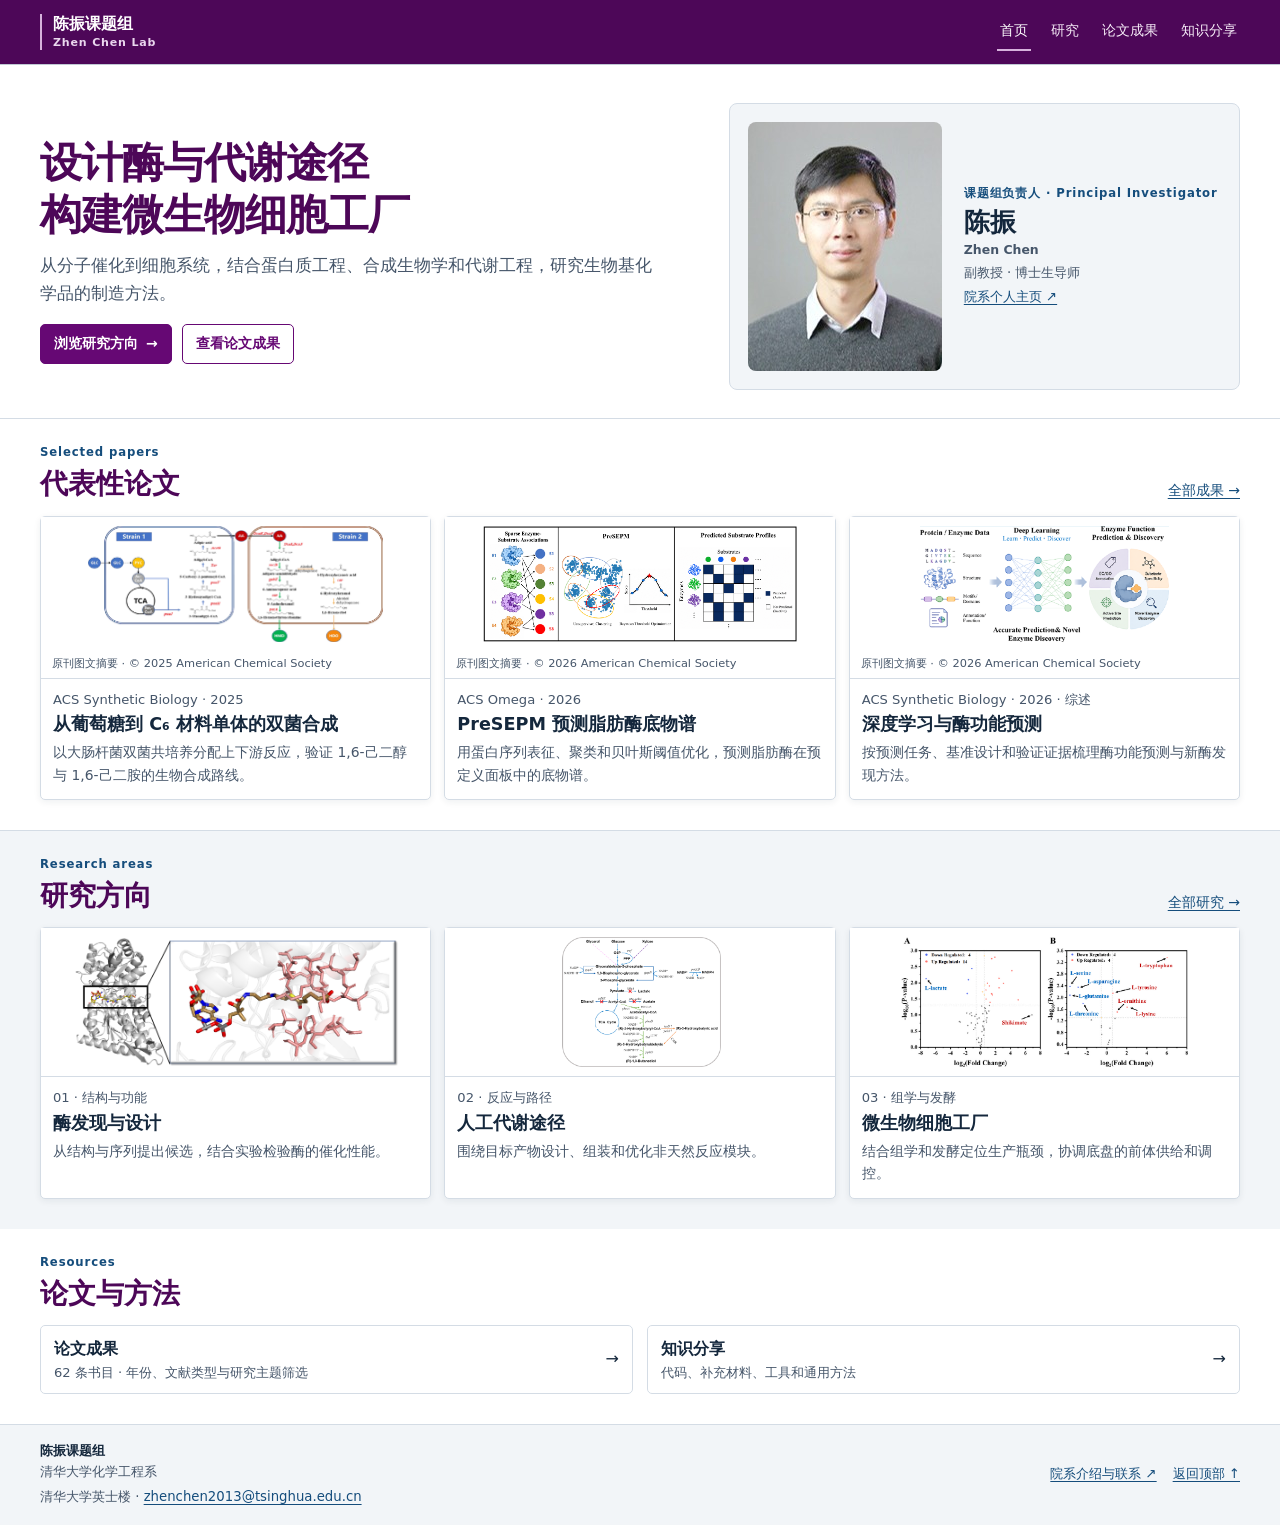
<file: index.html>
<!doctype html>
<html lang="zh-CN">
<head>
  <meta charset="utf-8">
  <meta name="viewport" content="width=device-width, initial-scale=1">
  <meta name="description" content="清华大学化学工程系陈振课题组，研究酶设计、人工代谢途径与微生物细胞工厂。">
  <title>陈振课题组 · 首页</title>
  <link rel="stylesheet" href="site.css">
  <script src="site.js" defer></script>
</head>
<body id="top" class="home-page">
<a class="skip" href="#main">跳到正文</a>
<header class="site-header">
  <div class="wrap header-inner">
    <a class="brand" href="index.html">
      <span>陈振课题组<small>Zhen Chen Lab</small></span>
    </a>
    <nav aria-label="主要栏目">
      <a href="index.html" aria-current="page">首页</a>
      <a href="research.html">研究</a>
      <a href="publications.html">论文成果</a>
      <a href="resources.html">知识分享</a>
    </nav>
  </div>
</header>
<main id="main" class="site-main">
  <section class="home-hero" aria-labelledby="hero-title">
    <div class="wrap hero-grid">
      <div class="hero-copy">
        <h1 id="hero-title">设计酶与代谢途径<br>构建微生物细胞工厂</h1>
        <p class="lede">从分子催化到细胞系统，结合蛋白质工程、合成生物学和代谢工程，研究生物基化学品的制造方法。</p>
        <div class="actions">
          <a class="button primary" href="research.html">浏览研究方向 <span aria-hidden="true">→</span></a>
          <a class="button secondary" href="publications.html">查看论文成果</a>
        </div>
      </div>
      <aside class="pi-profile" aria-labelledby="pi-name">
        <img src="assets/pi.jpg" width="194" height="249" alt="陈振副教授肖像">
        <div>
          <p class="eyebrow">课题组负责人 · Principal Investigator</p>
          <h2 id="pi-name">陈振 <span lang="en">Zhen Chen</span></h2>
          <p>副教授 · 博士生导师</p>
          <a href="https://www.chemeng.tsinghua.edu.cn/info/1027/1335.htm">院系个人主页 ↗</a>
        </div>
      </aside>
    </div>
  </section>
  <section class="section home-publications" aria-labelledby="home-publications-title">
    <div class="wrap">
      <div class="section-heading"><div><p class="eyebrow">Selected papers</p><h2 id="home-publications-title">代表性论文</h2></div><a href="publications.html">全部成果 →</a></div>
      <div class="feature-grid">
        <article class="feature-card">
          <figure class="toc-figure">
            <div class="feature-media"><img src="assets/toc-p055.png" width="1184" height="465" alt="论文图文摘要，双菌分工合成 1,6-己二醇和 1,6-己二胺" loading="lazy"></div>
            <figcaption>原刊图文摘要 · © 2025 American Chemical Society</figcaption>
          </figure>
          <div class="feature-copy">
            <p class="entry-meta">ACS Synthetic Biology · 2025</p>
            <h3><a href="https://doi.org/10.1021/acssynbio.4c00881">从葡萄糖到 C₆ 材料单体的双菌合成</a></h3>
            <p>以大肠杆菌双菌共培养分配上下游反应，验证 1,6-己二醇与 1,6-己二胺的生物合成路线。</p>
          </div>
        </article>
        <article class="feature-card">
          <figure class="toc-figure">
            <div class="feature-media"><img src="assets/toc-p060.png" width="1247" height="461" alt="论文图文摘要，PreSEPM 的序列表征、聚类与底物谱预测流程" loading="lazy"></div>
            <figcaption>原刊图文摘要 · © 2026 American Chemical Society</figcaption>
          </figure>
          <div class="feature-copy">
            <p class="entry-meta">ACS Omega · 2026</p>
            <h3><a href="https://doi.org/10.1021/acsomega.5c11697">PreSEPM 预测脂肪酶底物谱</a></h3>
            <p>用蛋白序列表征、聚类和贝叶斯阈值优化，预测脂肪酶在预定义面板中的底物谱。</p>
          </div>
        </article>
        <article class="feature-card">
          <figure class="toc-figure">
            <div class="feature-media"><img src="assets/toc-p061.png" width="826" height="385" alt="综述图文摘要，深度学习在酶功能预测与新酶发现中的应用" loading="lazy"></div>
            <figcaption>原刊图文摘要 · © 2026 American Chemical Society</figcaption>
          </figure>
          <div class="feature-copy">
            <p class="entry-meta">ACS Synthetic Biology · 2026 · 综述</p>
            <h3><a href="https://doi.org/10.1021/acssynbio.6c00633">深度学习与酶功能预测</a></h3>
            <p>按预测任务、基准设计和验证证据梳理酶功能预测与新酶发现方法。</p>
          </div>
        </article>
      </div>
    </div>
  </section>
  <section class="section research-band" id="overview" aria-labelledby="overview-title">
    <div class="wrap">
      <div class="section-heading"><div><p class="eyebrow">Research areas</p><h2 id="overview-title">研究方向</h2></div><a href="research.html">全部研究 →</a></div>
      <div class="feature-grid">
        <article class="feature-card" data-reveal>
          <div class="feature-media"><img src="assets/alddh-structure.png" width="2904" height="1157" alt="AldDH 蛋白质结构与活性位点的分子结构图"></div>
          <div class="feature-copy"><p class="entry-meta">01 · 结构与功能</p><h3><a href="research.html#enzyme">酶发现与设计</a></h3><p>从结构与序列提出候选，结合实验检验酶的催化性能。</p></div>
        </article>
        <article class="feature-card" data-reveal>
          <div class="feature-media"><img src="assets/butanediol-pathway.png" alt="1,3-丁二醇合成途径重构与优化研究配图"></div>
          <div class="feature-copy"><p class="entry-meta">02 · 反应与路径</p><h3><a href="research.html#pathway">人工代谢途径</a></h3><p>围绕目标产物设计、组装和优化非天然反应模块。</p></div>
        </article>
        <article class="feature-card" data-reveal>
          <div class="feature-media"><img src="assets/figure-p058.png" alt="论文图 1，TR26 与 MB001 细胞内代谢物变化的比较"></div>
          <div class="feature-copy"><p class="entry-meta">03 · 组学与发酵</p><h3><a href="research.html#cell">微生物细胞工厂</a></h3><p>结合组学和发酵定位生产瓶颈，协调底盘的前体供给和调控。</p></div>
        </article>
      </div>
    </div>
  </section>
  <section class="section home-links">
    <div class="wrap">
      <div class="section-heading"><div><p class="eyebrow">Resources</p><h2>论文与方法</h2></div></div>
      <div class="link-grid">
        <a class="quick-link" href="publications.html"><span><strong>论文成果</strong><small>62 条书目 · 年份、文献类型与研究主题筛选</small></span><span aria-hidden="true">→</span></a>
        <a class="quick-link" href="resources.html"><span><strong>知识分享</strong><small>代码、补充材料、工具和通用方法</small></span><span aria-hidden="true">→</span></a>
      </div>
    </div>
  </section>
</main>
<footer class="site-footer">
  <div class="wrap footer-inner">
    <div><strong>陈振课题组</strong><p>清华大学化学工程系</p><p class="footer-contact">清华大学英士楼 · <a href="mailto:zhenchen2013@tsinghua.edu.cn">zhenchen2013@tsinghua.edu.cn</a></p></div>
    <div class="footer-links">
      <a href="https://www.chemeng.tsinghua.edu.cn/info/1027/1335.htm">院系介绍与联系 ↗</a>
      <a href="#top">返回顶部 ↑</a>
    </div>
  </div>
</footer>
</body>
</html>
</file>
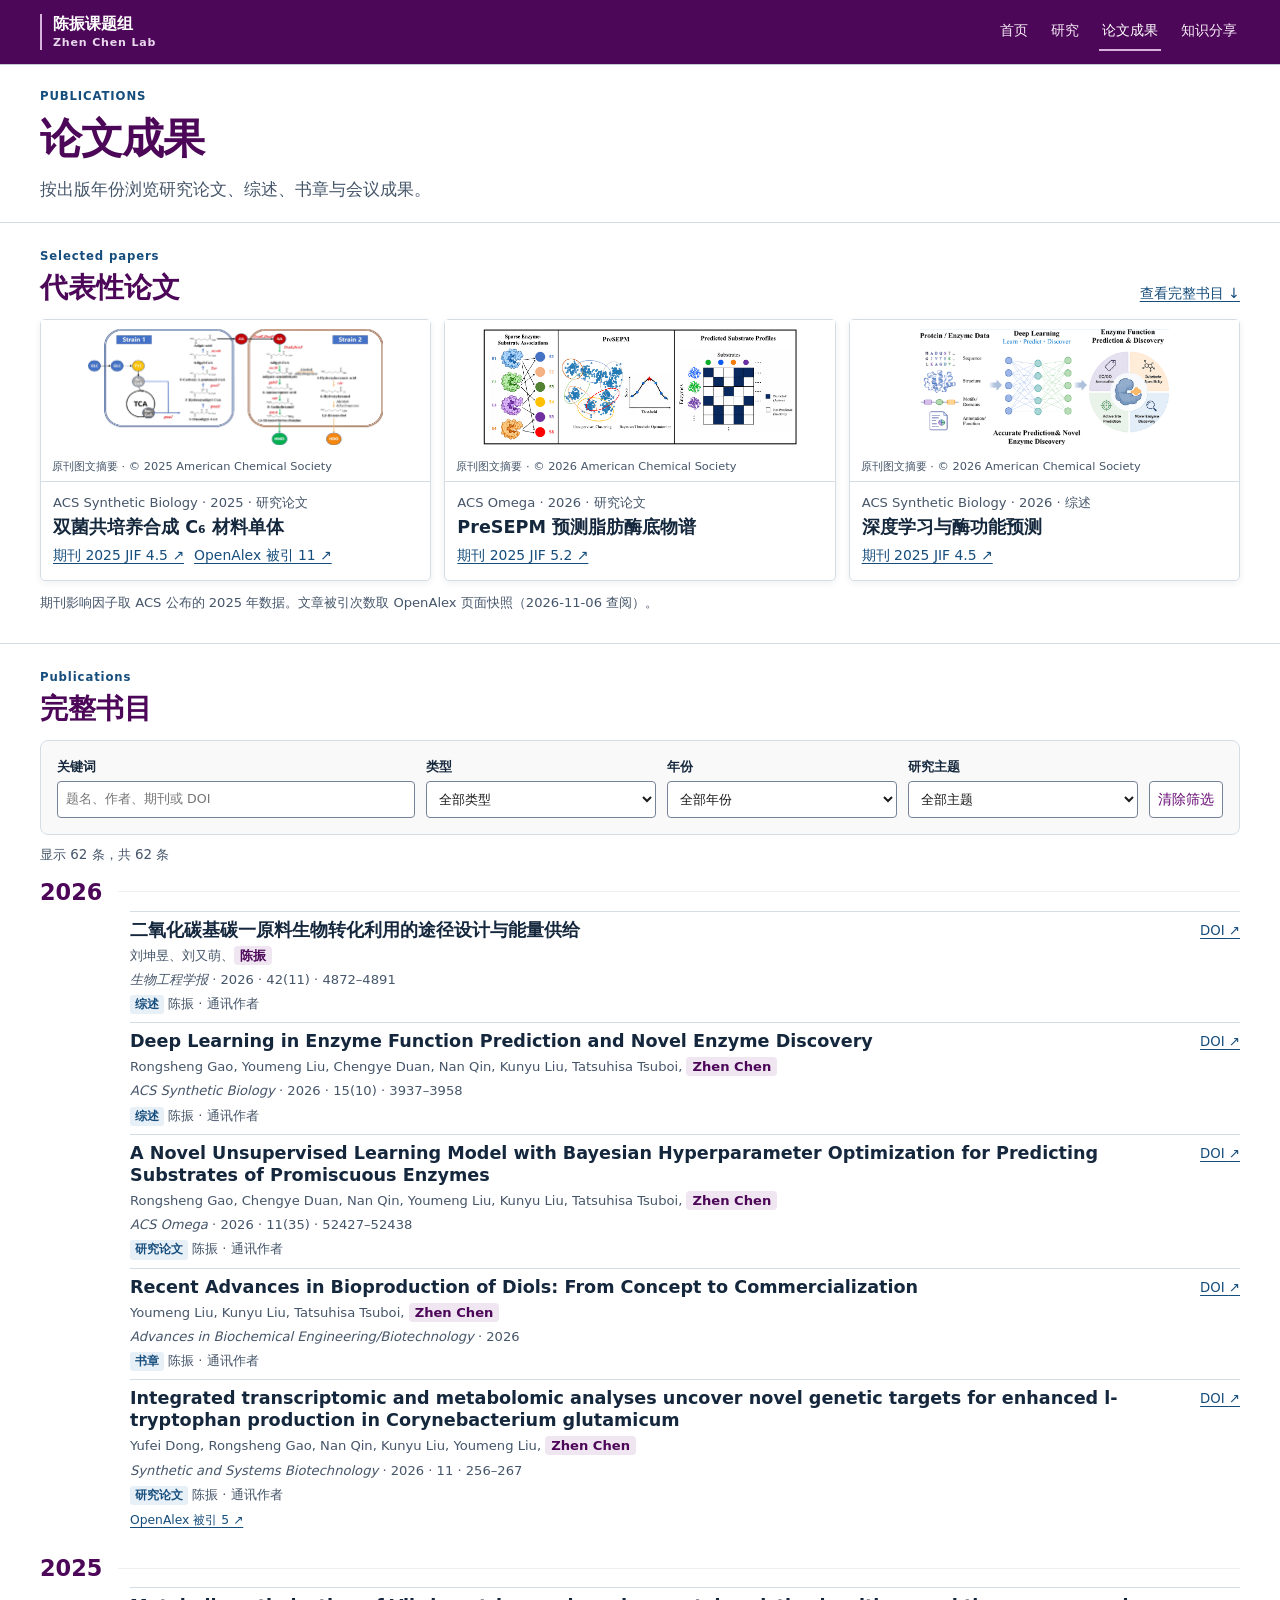
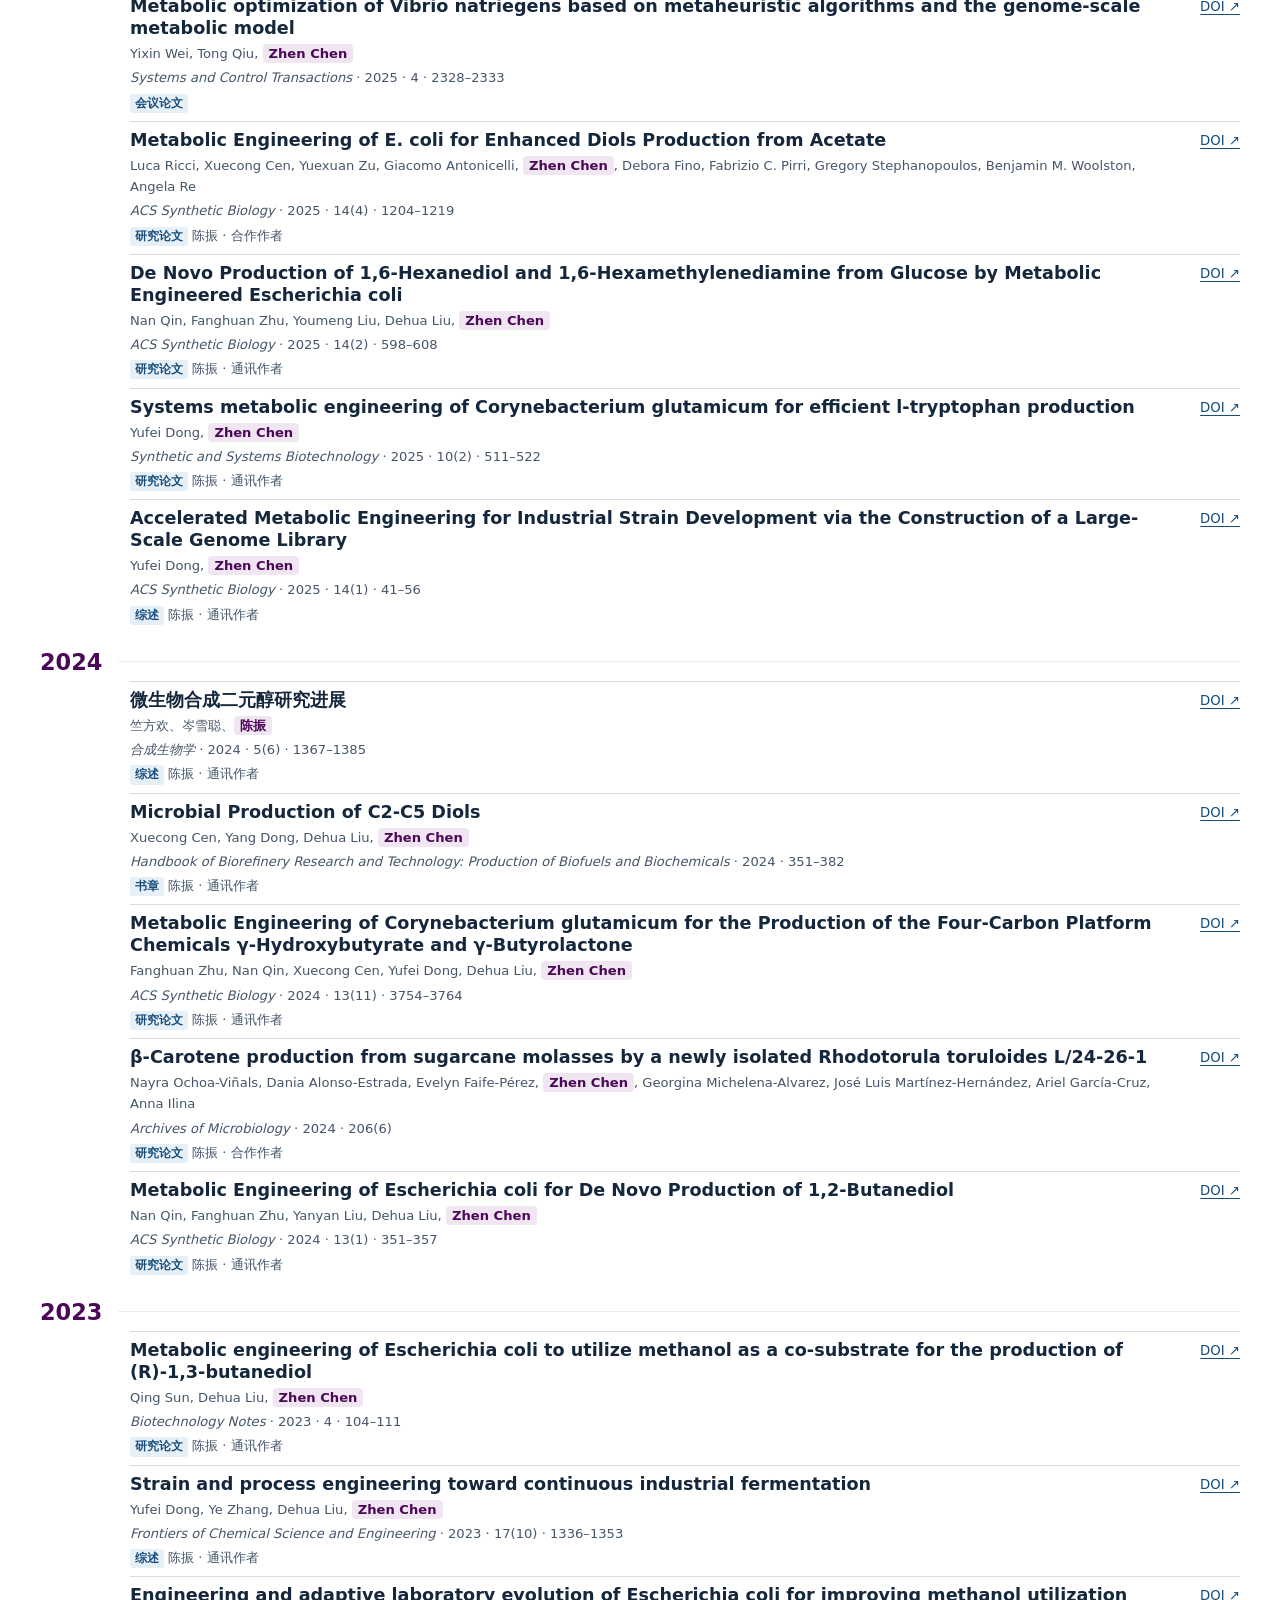
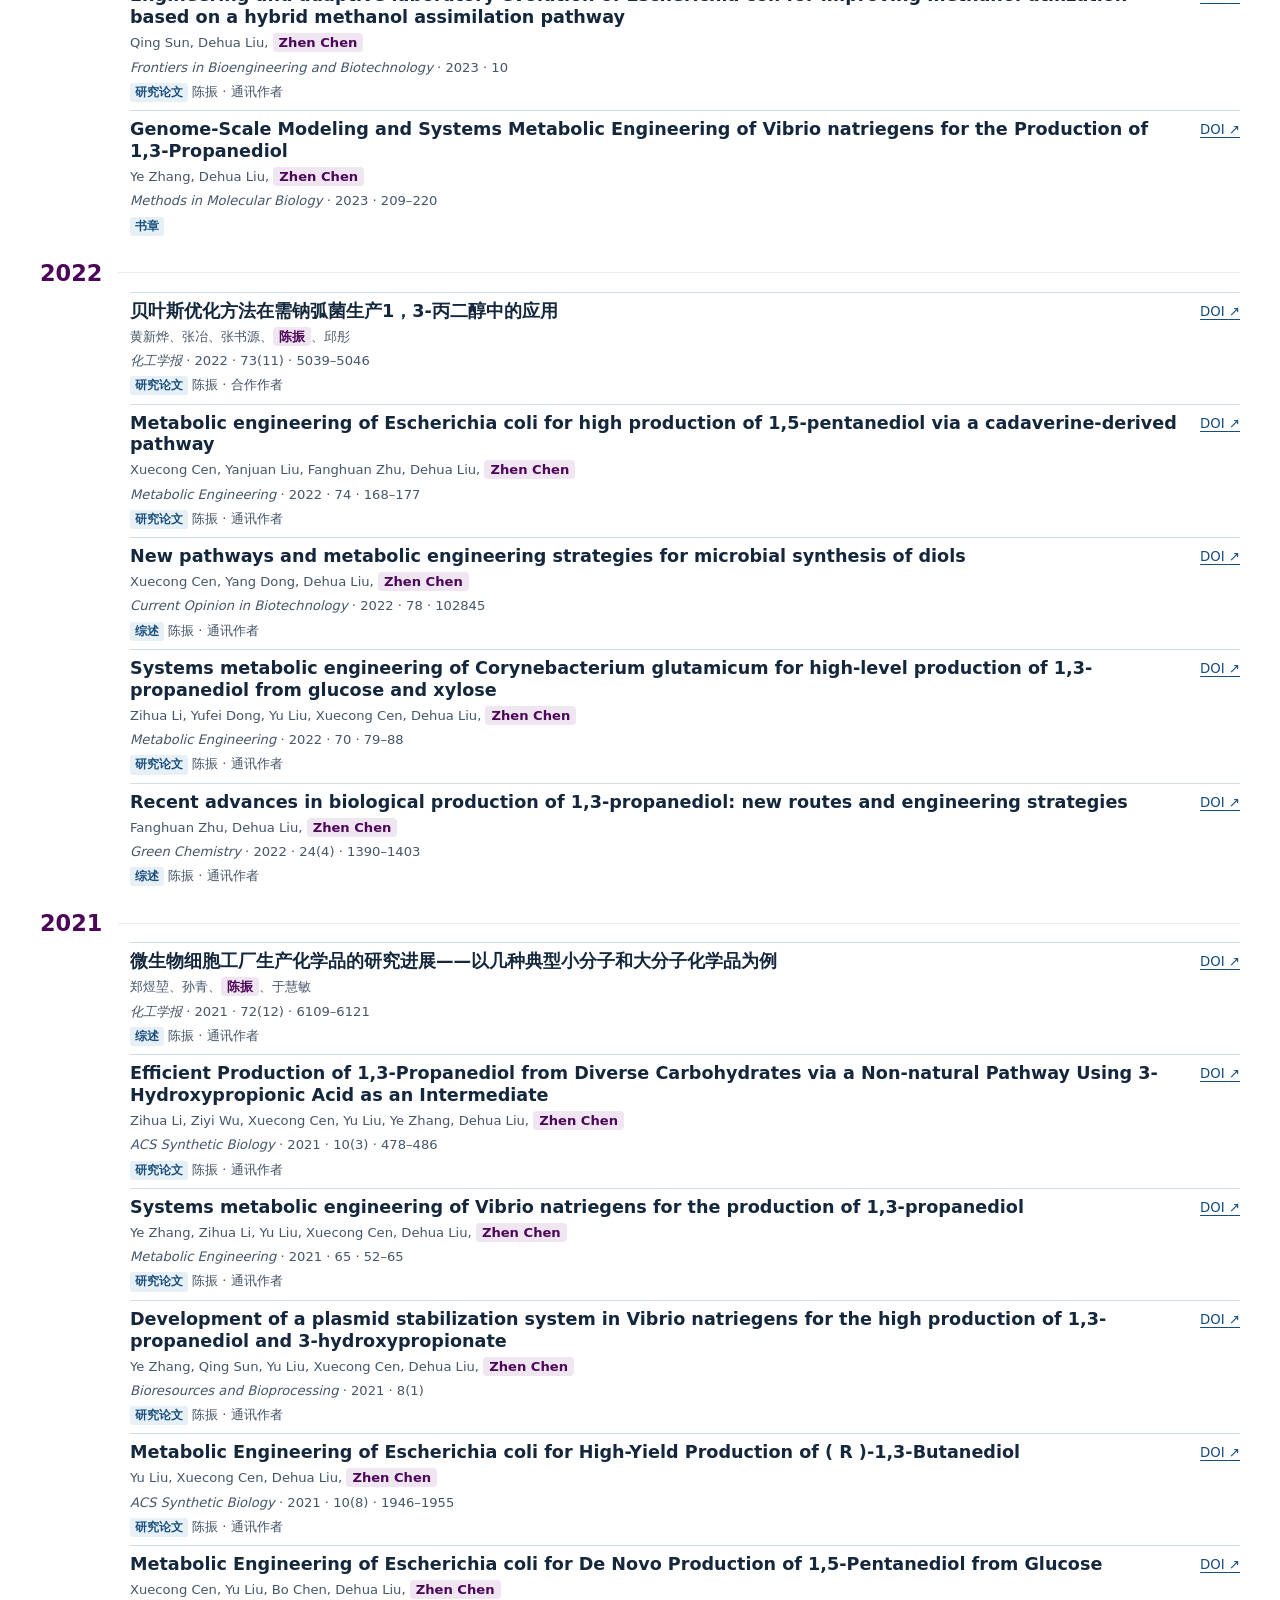
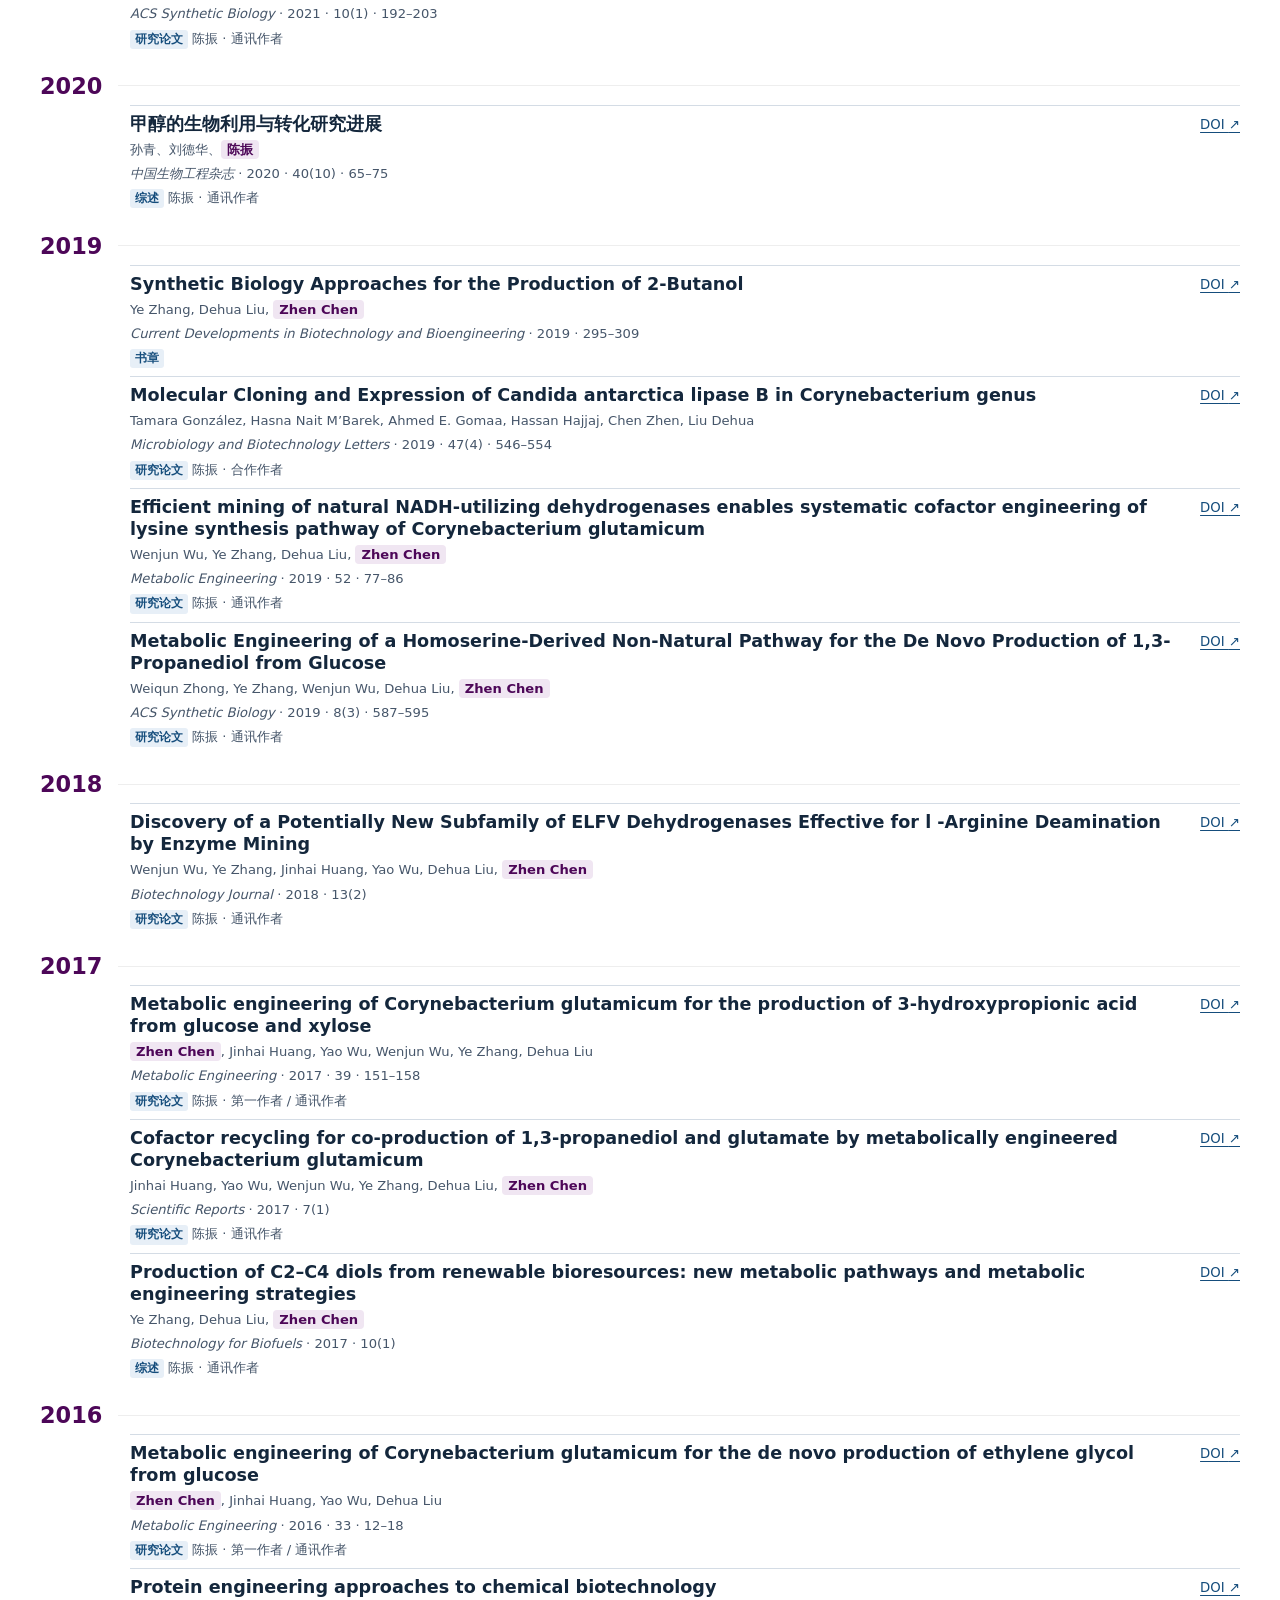
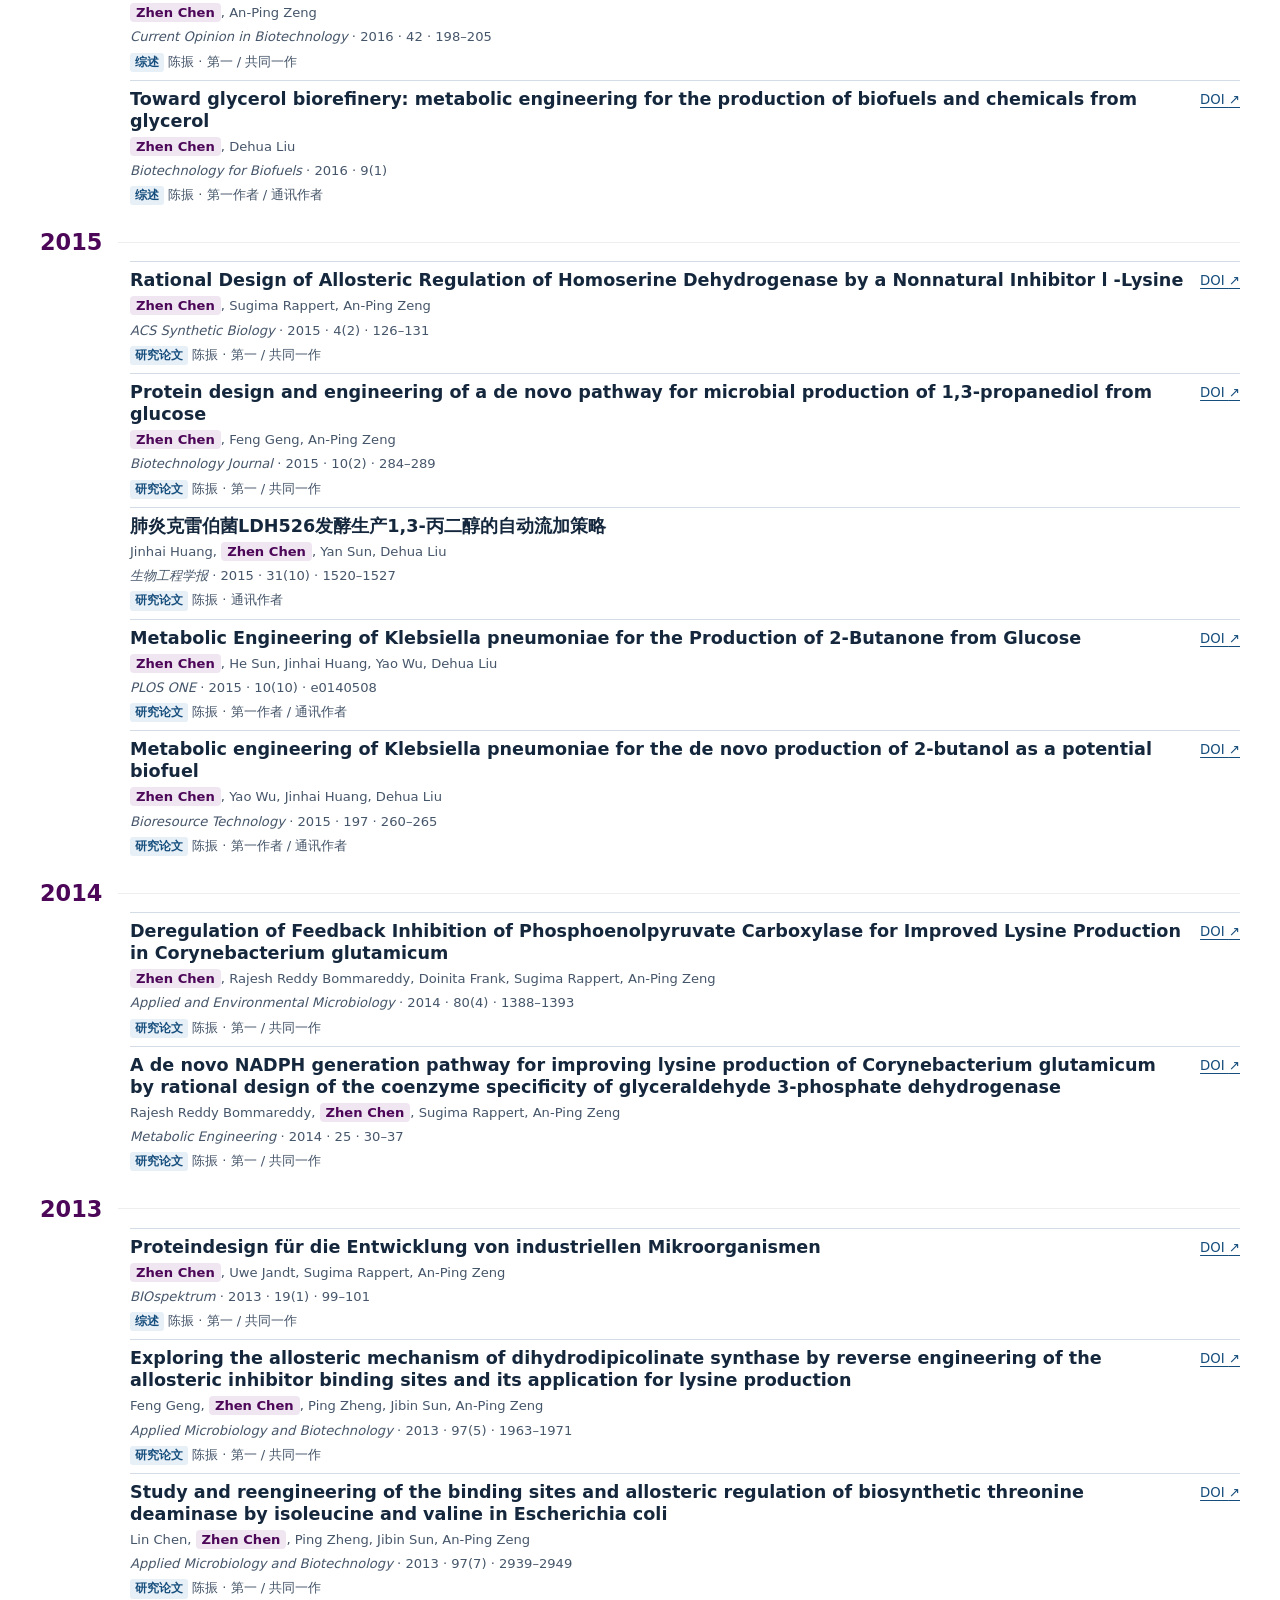
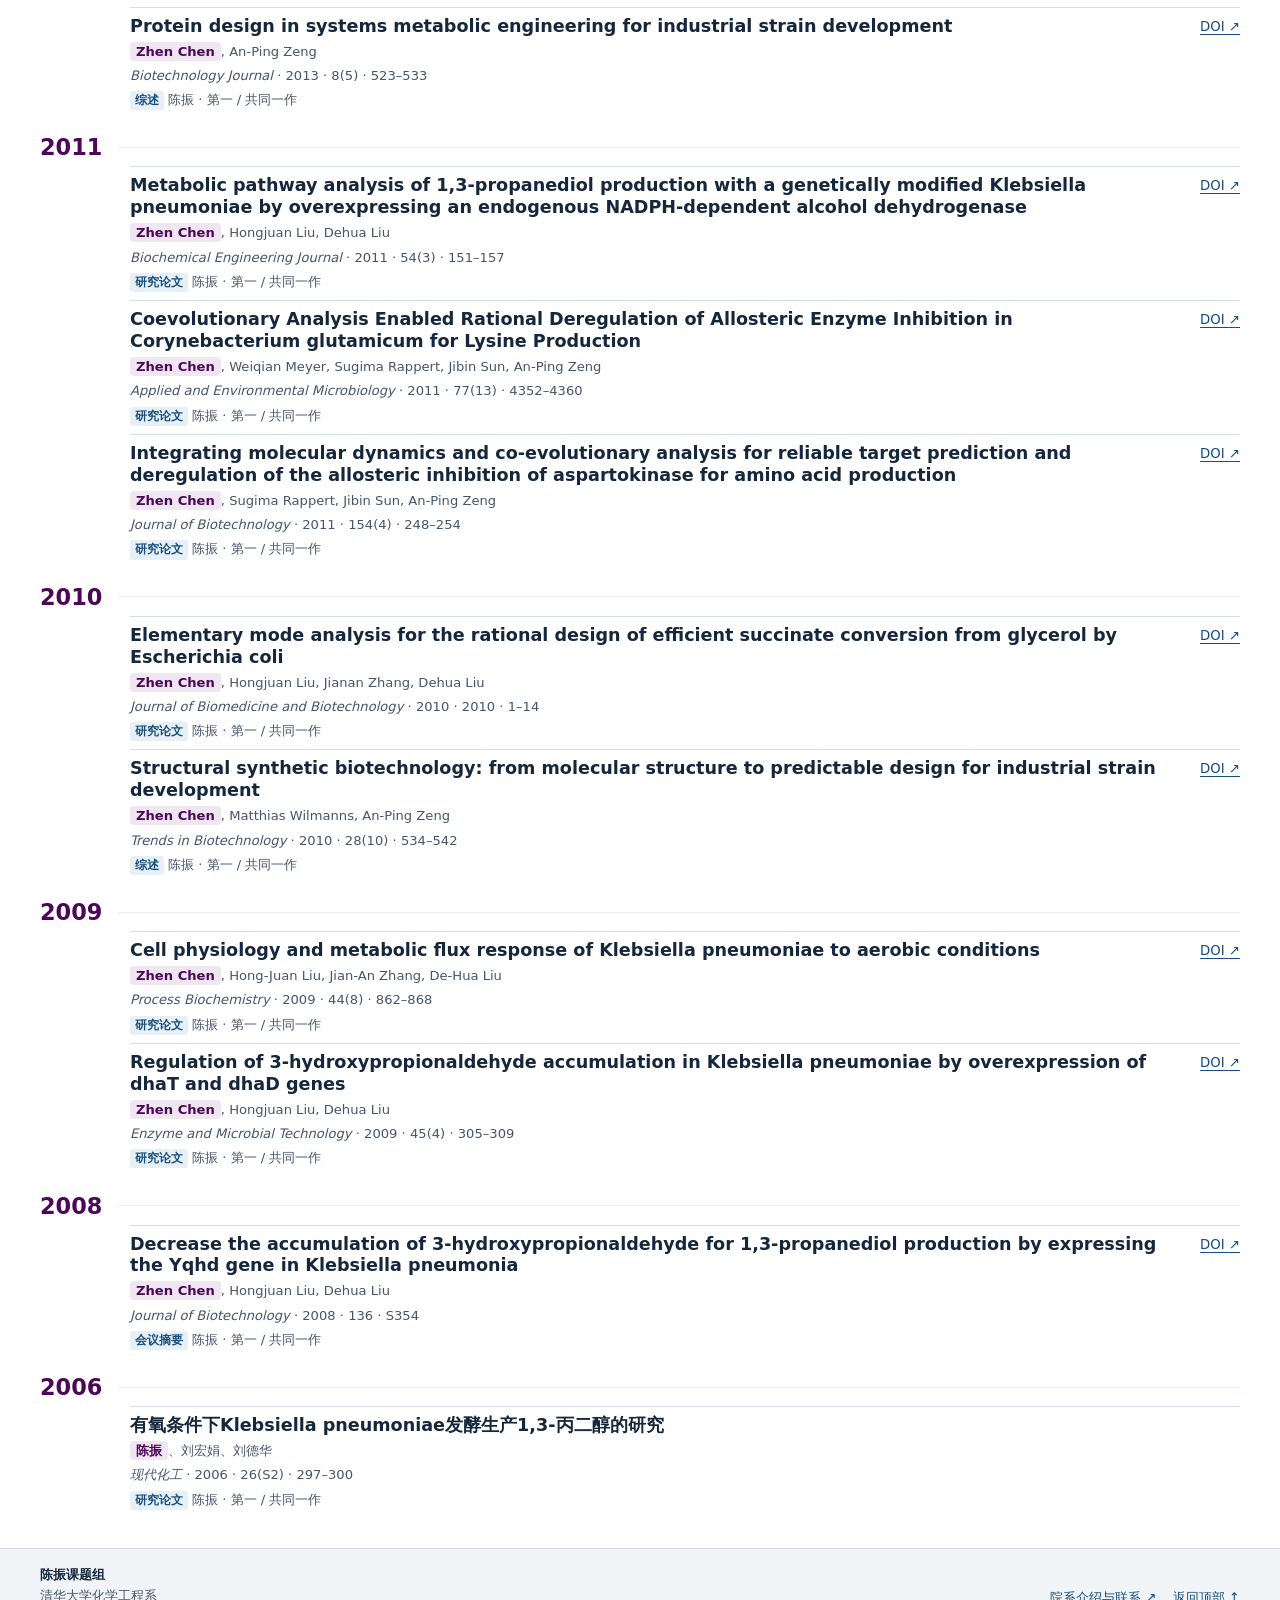
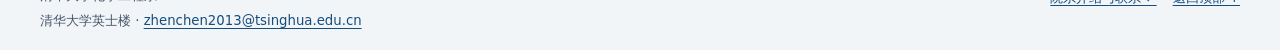
<file: publications.html>
<!doctype html>
<html lang="zh-CN">
<head>
  <meta charset="utf-8">
  <meta name="viewport" content="width=device-width, initial-scale=1">
  <meta name="description" content="陈振课题组学术成果目录。按年份和类型浏览论文、综述、书章及会议成果。">
  <title>论文成果 | 陈振课题组</title>
  <link rel="stylesheet" href="site.css">
  <script src="site.js" defer></script>
</head>
<body id="top" class="catalog-page publications-page">
  <a class="skip" href="#main">跳到正文</a>
<header class="site-header">
  <div class="wrap header-inner">
    <a class="brand" href="index.html">
      <span>陈振课题组<small>Zhen Chen Lab</small></span>
    </a>
    <nav aria-label="主要栏目">
      <a href="index.html">首页</a>
      <a href="research.html">研究</a>
      <a href="publications.html" aria-current="page">论文成果</a>
      <a href="resources.html">知识分享</a>
    </nav>
  </div>
</header>
  <main id="main" class="site-main">
    <section class="page-hero">
      <div class="wrap" data-reveal>
        <p class="eyebrow">PUBLICATIONS</p>
        <h1>论文成果</h1>
        <p class="lede">按出版年份浏览研究论文、综述、书章与会议成果。</p>
      </div>
    </section>
    <section class="section publication-highlights" aria-labelledby="highlights-title">
      <div class="wrap">
        <div class="section-heading"><div><p class="eyebrow">Selected papers</p><h2 id="highlights-title">代表性论文</h2></div><a href="#catalog">查看完整书目 ↓</a></div>
        <div class="feature-grid">
          <article class="feature-card" id="highlight-p055">
            <figure class="toc-figure">
              <a class="feature-media" href="https://doi.org/10.1021/acssynbio.4c00881"><img src="assets/toc-p055.png" alt="双菌共培养合成 1,6-己二醇和 1,6-己二胺的原刊图文摘要"></a>
              <figcaption>原刊图文摘要 · © 2025 American Chemical Society</figcaption>
            </figure>
            <div class="feature-copy">
              <p class="entry-meta">ACS Synthetic Biology · 2025 · 研究论文</p>
              <h3><a href="https://doi.org/10.1021/acssynbio.4c00881">双菌共培养合成 C₆ 材料单体</a></h3>
              <p class="entry-metrics"><a href="https://pubs.acs.org/page/asbcd6/about.html">期刊 2025 JIF 4.5 ↗</a><a href="https://openalex.org/W4407408225">OpenAlex 被引 11 ↗</a></p>
            </div>
          </article>
          <article class="feature-card" id="highlight-p060">
            <figure class="toc-figure">
              <a class="feature-media" href="https://doi.org/10.1021/acsomega.5c11697"><img src="assets/toc-p060.png" alt="PreSEPM 的聚类、阈值优化与底物谱预测原刊图文摘要"></a>
              <figcaption>原刊图文摘要 · © 2026 American Chemical Society</figcaption>
            </figure>
            <div class="feature-copy">
              <p class="entry-meta">ACS Omega · 2026 · 研究论文</p>
              <h3><a href="https://doi.org/10.1021/acsomega.5c11697">PreSEPM 预测脂肪酶底物谱</a></h3>
              <p class="entry-metrics"><a href="https://pubs.acs.org/page/acsodf/about.html">期刊 2025 JIF 5.2 ↗</a></p>
            </div>
          </article>
          <article class="feature-card" id="highlight-p061">
            <figure class="toc-figure">
              <a class="feature-media" href="https://doi.org/10.1021/acssynbio.6c00633"><img src="assets/toc-p061.png" alt="深度学习在酶功能预测中的任务分类原刊图文摘要"></a>
              <figcaption>原刊图文摘要 · © 2026 American Chemical Society</figcaption>
            </figure>
            <div class="feature-copy">
              <p class="entry-meta">ACS Synthetic Biology · 2026 · 综述</p>
              <h3><a href="https://doi.org/10.1021/acssynbio.6c00633">深度学习与酶功能预测</a></h3>
              <p class="entry-metrics"><a href="https://pubs.acs.org/page/asbcd6/about.html">期刊 2025 JIF 4.5 ↗</a></p>
            </div>
          </article>
        </div>
        <p class="metrics-note">期刊影响因子取 ACS 公布的 2025 年数据。文章被引次数取 OpenAlex 页面快照（2026-11-06 查阅）。</p>
      </div>
    </section>
    <section class="section" id="catalog" aria-label="成果目录">
      <div class="wrap" data-catalog>
        <div class="section-heading"><div><p class="eyebrow">Publications</p><h2>完整书目</h2></div></div>
        <form class="filters" data-filter hidden role="search" aria-label="筛选成果">
          <label for="publication-search">
            <span>关键词</span>
            <input id="publication-search" name="q" type="search" placeholder="题名、作者、期刊或 DOI" autocomplete="off">
          </label>
          <label for="publication-type">
            <span>类型</span>
            <select id="publication-type" name="type">
              <option value="">全部类型</option>
              <option value="研究论文">研究论文</option>
              <option value="综述">综述</option>
              <option value="书章">书章</option>
              <option value="会议论文">会议论文</option>
              <option value="会议摘要">会议摘要</option>
            </select>
          </label>
          <label for="publication-year">
            <span>年份</span>
            <select id="publication-year" name="year">
              <option value="">全部年份</option>
              <option value="2026">2026</option>
              <option value="2025">2025</option>
              <option value="2024">2024</option>
              <option value="2023">2023</option>
              <option value="2022">2022</option>
              <option value="2021">2021</option>
              <option value="2020">2020</option>
              <option value="2019">2019</option>
              <option value="2018">2018</option>
              <option value="2017">2017</option>
              <option value="2016">2016</option>
              <option value="2015">2015</option>
              <option value="2014">2014</option>
              <option value="2013">2013</option>
              <option value="2011">2011</option>
              <option value="2010">2010</option>
              <option value="2009">2009</option>
              <option value="2008">2008</option>
              <option value="2006">2006</option>
            </select>
          </label>
          <label for="publication-topic">
            <span>研究主题</span>
            <select id="publication-topic" name="topic">
              <option value="">全部主题</option>
              <option value="enzyme">酶功能与调控</option>
              <option value="pathway">非天然通路</option>
              <option value="chassis">底盘与系统工程</option>
              <option value="process">多原料与过程</option>
              <option value="data">数据与智能设计</option>
            </select>
          </label>
          <button type="reset">清除筛选</button>
        </form>
        <p class="result-count" data-count aria-live="polite">共 62 条成果</p>
        <section data-group aria-labelledby="year-2026">
          <h2 class="year-heading" id="year-2026">2026</h2>
          <article class="entry" data-entry data-type="综述" data-year="2026" data-keywords="10.13345/j.cjb.260462 二氧化碳 碳一 甲醇 甲醛 甲酸 固碳 途径拓扑 能量供给 能量耦合 ATP 还原力 CO2 C1 carbon dioxide pathway design energy supply" data-topic="process pathway">
            <div class="entry-copy">
              <h3>二氧化碳基碳一原料生物转化利用的途径设计与能量供给</h3>
              <p class="entry-authors">刘坤昱、刘又萌、<strong class="lab-author">陈振</strong></p>
              <p class="entry-meta"><cite>生物工程学报</cite> · 2026 · 42(11) · 4872–4891</p>
              <p class="entry-meta"><span class="badge">综述</span> <span>陈振 · 通讯作者</span></p>
            </div>
            <div class="entry-links"><a href="https://doi.org/10.13345/j.cjb.260462" aria-label="DOI 10.13345/j.cjb.260462">DOI <span aria-hidden="true">↗</span></a></div>
          </article>
          <article class="entry" data-entry data-type="综述" data-year="2026" data-keywords="10.1021/acssynbio.6c00633 深度学习 酶功能 酶发现 综述" data-topic="data">
            <div class="entry-copy">
              <h3>Deep Learning in Enzyme Function Prediction and Novel Enzyme Discovery</h3>
              <p class="entry-authors">Rongsheng Gao, Youmeng Liu, Chengye Duan, Nan Qin, Kunyu Liu, Tatsuhisa Tsuboi, <strong class="lab-author">Zhen Chen</strong></p>
              <p class="entry-meta"><cite>ACS Synthetic Biology</cite> · 2026 · 15(10) · 3937–3958</p>
              <p class="entry-meta"><span class="badge">综述</span> <span>陈振 · 通讯作者</span></p>
            </div>
            <div class="entry-links"><a href="https://doi.org/10.1021/acssynbio.6c00633" aria-label="DOI 10.1021/acssynbio.6c00633">DOI <span aria-hidden="true">↗</span></a></div>
          </article>
          <article class="entry" data-entry data-type="研究论文" data-year="2026" data-keywords="10.1021/acsomega.5c11697 PreSEPM 机器学习 蛋白语言模型 酶底物 预测" data-topic="enzyme data">
            <div class="entry-copy">
              <h3>A Novel Unsupervised Learning Model with Bayesian Hyperparameter Optimization for Predicting Substrates of Promiscuous Enzymes</h3>
              <p class="entry-authors">Rongsheng Gao, Chengye Duan, Nan Qin, Youmeng Liu, Kunyu Liu, Tatsuhisa Tsuboi, <strong class="lab-author">Zhen Chen</strong></p>
              <p class="entry-meta"><cite>ACS Omega</cite> · 2026 · 11(35) · 52427–52438</p>
              <p class="entry-meta"><span class="badge">研究论文</span> <span>陈振 · 通讯作者</span></p>
            </div>
            <div class="entry-links"><a href="https://doi.org/10.1021/acsomega.5c11697" aria-label="DOI 10.1021/acsomega.5c11697">DOI <span aria-hidden="true">↗</span></a></div>
          </article>
          <article class="entry" data-entry data-type="书章" data-year="2026" data-keywords="10.1007/10_2026_340 二元醇 商业化 概念 工业 书章" data-topic="process pathway">
            <div class="entry-copy">
              <h3>Recent Advances in Bioproduction of Diols: From Concept to Commercialization</h3>
              <p class="entry-authors">Youmeng Liu, Kunyu Liu, Tatsuhisa Tsuboi, <strong class="lab-author">Zhen Chen</strong></p>
              <p class="entry-meta"><cite>Advances in Biochemical Engineering/Biotechnology</cite> · 2026</p>
              <p class="entry-meta"><span class="badge">书章</span> <span>陈振 · 通讯作者</span></p>
            </div>
            <div class="entry-links"><a href="https://doi.org/10.1007/10_2026_340" aria-label="DOI 10.1007/10_2026_340">DOI <span aria-hidden="true">↗</span></a></div>
          </article>
          <article class="entry" data-entry data-type="研究论文" data-year="2026" data-keywords="10.1016/j.synbio.2025.09.020 色氨酸 TR26 转录组 代谢组 glnK sugR 58.7" data-topic="chassis data">
            <div class="entry-copy">
              <h3>Integrated transcriptomic and metabolomic analyses uncover novel genetic targets for enhanced l-tryptophan production in Corynebacterium glutamicum</h3>
              <p class="entry-authors">Yufei Dong, Rongsheng Gao, Nan Qin, Kunyu Liu, Youmeng Liu, <strong class="lab-author">Zhen Chen</strong></p>
              <p class="entry-meta"><cite>Synthetic and Systems Biotechnology</cite> · 2026 · 11 · 256–267</p>
              <p class="entry-meta"><span class="badge">研究论文</span> <span>陈振 · 通讯作者</span></p>
              <p class="entry-metrics"><a href="https://openalex.org/works/W4414706706">OpenAlex 被引 5 ↗</a></p>
            </div>
            <div class="entry-links"><a href="https://doi.org/10.1016/j.synbio.2025.09.020" aria-label="DOI 10.1016/j.synbio.2025.09.020">DOI <span aria-hidden="true">↗</span></a></div>
          </article>
        </section>
        <section data-group aria-labelledby="year-2025">
          <h2 class="year-heading" id="year-2025">2025</h2>
          <article class="entry" data-entry data-type="会议论文" data-year="2025" data-keywords="10.69997/sct.169411 " data-topic="process data">
            <div class="entry-copy">
              <h3>Metabolic optimization of Vibrio natriegens based on metaheuristic algorithms and the genome-scale metabolic model</h3>
              <p class="entry-authors">Yixin Wei, Tong Qiu, <strong class="lab-author">Zhen Chen</strong></p>
              <p class="entry-meta"><cite>Systems and Control Transactions</cite> · 2025 · 4 · 2328–2333</p>
              <p class="entry-meta"><span class="badge">会议论文</span></p>
            </div>
            <div class="entry-links"><a href="https://doi.org/10.69997/sct.169411" aria-label="DOI 10.69997/sct.169411">DOI <span aria-hidden="true">↗</span></a></div>
          </article>
          <article class="entry" data-entry data-type="研究论文" data-year="2025" data-keywords="10.1021/acssynbio.4c00839 乙酸 2,3-丁二醇 乙偶姻 合作研究" data-topic="process pathway">
            <div class="entry-copy">
              <h3>Metabolic Engineering of E. coli for Enhanced Diols Production from Acetate</h3>
              <p class="entry-authors">Luca Ricci, Xuecong Cen, Yuexuan Zu, Giacomo Antonicelli, <strong class="lab-author">Zhen Chen</strong>, Debora Fino, Fabrizio C. Pirri, Gregory Stephanopoulos, Benjamin M. Woolston, Angela Re</p>
              <p class="entry-meta"><cite>ACS Synthetic Biology</cite> · 2025 · 14(4) · 1204–1219</p>
              <p class="entry-meta"><span class="badge">研究论文</span> <span>陈振 · 合作作者</span></p>
            </div>
            <div class="entry-links"><a href="https://doi.org/10.1021/acssynbio.4c00839" aria-label="DOI 10.1021/acssynbio.4c00839">DOI <span aria-hidden="true">↗</span></a></div>
          </article>
          <article class="entry" data-entry data-type="研究论文" data-year="2025" data-keywords="10.1021/acssynbio.4c00881 C6 1,6-己二醇 己二胺 己二酸 双菌 共培养" data-topic="pathway">
            <div class="entry-copy">
              <h3>De Novo Production of 1,6-Hexanediol and 1,6-Hexamethylenediamine from Glucose by Metabolic Engineered Escherichia coli</h3>
              <p class="entry-authors">Nan Qin, Fanghuan Zhu, Youmeng Liu, Dehua Liu, <strong class="lab-author">Zhen Chen</strong></p>
              <p class="entry-meta"><cite>ACS Synthetic Biology</cite> · 2025 · 14(2) · 598–608</p>
              <p class="entry-meta"><span class="badge">研究论文</span> <span>陈振 · 通讯作者</span></p>
            </div>
            <div class="entry-links"><a href="https://doi.org/10.1021/acssynbio.4c00881" aria-label="DOI 10.1021/acssynbio.4c00881">DOI <span aria-hidden="true">↗</span></a></div>
          </article>
          <article class="entry" data-entry data-type="研究论文" data-year="2025" data-keywords="10.1016/j.synbio.2025.02.002 色氨酸 TR26 无质粒 谷氨酸棒杆菌 50.5" data-topic="chassis data">
            <div class="entry-copy">
              <h3>Systems metabolic engineering of Corynebacterium glutamicum for efficient l-tryptophan production</h3>
              <p class="entry-authors">Yufei Dong, <strong class="lab-author">Zhen Chen</strong></p>
              <p class="entry-meta"><cite>Synthetic and Systems Biotechnology</cite> · 2025 · 10(2) · 511–522</p>
              <p class="entry-meta"><span class="badge">研究论文</span> <span>陈振 · 通讯作者</span></p>
            </div>
            <div class="entry-links"><a href="https://doi.org/10.1016/j.synbio.2025.02.002" aria-label="DOI 10.1016/j.synbio.2025.02.002">DOI <span aria-hidden="true">↗</span></a></div>
          </article>
          <article class="entry" data-entry data-type="综述" data-year="2025" data-keywords="10.1021/acssynbio.4c00620 基因组文库 工业菌株 高通量 筛选" data-topic="data chassis">
            <div class="entry-copy">
              <h3>Accelerated Metabolic Engineering for Industrial Strain Development via the Construction of a Large-Scale Genome Library</h3>
              <p class="entry-authors">Yufei Dong, <strong class="lab-author">Zhen Chen</strong></p>
              <p class="entry-meta"><cite>ACS Synthetic Biology</cite> · 2025 · 14(1) · 41–56</p>
              <p class="entry-meta"><span class="badge">综述</span> <span>陈振 · 通讯作者</span></p>
            </div>
            <div class="entry-links"><a href="https://doi.org/10.1021/acssynbio.4c00620" aria-label="DOI 10.1021/acssynbio.4c00620">DOI <span aria-hidden="true">↗</span></a></div>
          </article>
        </section>
        <section data-group aria-labelledby="year-2024">
          <h2 class="year-heading" id="year-2024">2024</h2>
          <article class="entry" data-entry data-type="综述" data-year="2024" data-keywords="10.12211/2096-8280.2024-014 " data-topic="pathway process">
            <div class="entry-copy">
              <h3>微生物合成二元醇研究进展</h3>
              <p class="entry-authors">竺方欢、岑雪聪、<strong class="lab-author">陈振</strong></p>
              <p class="entry-meta"><cite>合成生物学</cite> · 2024 · 5(6) · 1367–1385</p>
              <p class="entry-meta"><span class="badge">综述</span> <span>陈振 · 通讯作者</span></p>
            </div>
            <div class="entry-links"><a href="https://doi.org/10.12211/2096-8280.2024-014" aria-label="DOI 10.12211/2096-8280.2024-014">DOI <span aria-hidden="true">↗</span></a></div>
          </article>
          <article class="entry" data-entry data-type="书章" data-year="2024" data-keywords="10.1007/978-981-97-7586-6_16 C2-C5 二元醇 书章" data-topic="pathway process">
            <div class="entry-copy">
              <h3>Microbial Production of C2-C5 Diols</h3>
              <p class="entry-authors">Xuecong Cen, Yang Dong, Dehua Liu, <strong class="lab-author">Zhen Chen</strong></p>
              <p class="entry-meta"><cite>Handbook of Biorefinery Research and Technology: Production of Biofuels and Biochemicals</cite> · 2024 · 351–382</p>
              <p class="entry-meta"><span class="badge">书章</span> <span>陈振 · 通讯作者</span></p>
            </div>
            <div class="entry-links"><a href="https://doi.org/10.1007/978-981-97-7586-6_16" aria-label="DOI 10.1007/978-981-97-7586-6_16">DOI <span aria-hidden="true">↗</span></a></div>
          </article>
          <article class="entry" data-entry data-type="研究论文" data-year="2024" data-keywords="10.1021/acssynbio.4c00603 谷氨酸棒杆菌 GHB GBL C4 平台化学品" data-topic="pathway chassis">
            <div class="entry-copy">
              <h3>Metabolic Engineering of Corynebacterium glutamicum for the Production of the Four-Carbon Platform Chemicals γ-Hydroxybutyrate and γ-Butyrolactone</h3>
              <p class="entry-authors">Fanghuan Zhu, Nan Qin, Xuecong Cen, Yufei Dong, Dehua Liu, <strong class="lab-author">Zhen Chen</strong></p>
              <p class="entry-meta"><cite>ACS Synthetic Biology</cite> · 2024 · 13(11) · 3754–3764</p>
              <p class="entry-meta"><span class="badge">研究论文</span> <span>陈振 · 通讯作者</span></p>
            </div>
            <div class="entry-links"><a href="https://doi.org/10.1021/acssynbio.4c00603" aria-label="DOI 10.1021/acssynbio.4c00603">DOI <span aria-hidden="true">↗</span></a></div>
          </article>
          <article class="entry" data-entry data-type="研究论文" data-year="2024" data-keywords="10.1007/s00203-024-03973-x 糖蜜 红冬孢酵母 β-胡萝卜素" data-topic="chassis process">
            <div class="entry-copy">
              <h3>β-Carotene production from sugarcane molasses by a newly isolated Rhodotorula toruloides L/24-26-1</h3>
              <p class="entry-authors">Nayra Ochoa-Viñals, Dania Alonso-Estrada, Evelyn Faife-Pérez, <strong class="lab-author">Zhen Chen</strong>, Georgina Michelena-Alvarez, José Luis Martínez-Hernández, Ariel García-Cruz, Anna Ilina</p>
              <p class="entry-meta"><cite>Archives of Microbiology</cite> · 2024 · 206(6)</p>
              <p class="entry-meta"><span class="badge">研究论文</span> <span>陈振 · 合作作者</span></p>
            </div>
            <div class="entry-links"><a href="https://doi.org/10.1007/s00203-024-03973-x" aria-label="DOI 10.1007/s00203-024-03973-x">DOI <span aria-hidden="true">↗</span></a></div>
          </article>
          <article class="entry" data-entry data-type="研究论文" data-year="2024" data-keywords="10.1021/acssynbio.3c00606 1,2-丁二醇 非天然途径" data-topic="pathway">
            <div class="entry-copy">
              <h3>Metabolic Engineering of Escherichia coli for De Novo Production of 1,2-Butanediol</h3>
              <p class="entry-authors">Nan Qin, Fanghuan Zhu, Yanyan Liu, Dehua Liu, <strong class="lab-author">Zhen Chen</strong></p>
              <p class="entry-meta"><cite>ACS Synthetic Biology</cite> · 2024 · 13(1) · 351–357</p>
              <p class="entry-meta"><span class="badge">研究论文</span> <span>陈振 · 通讯作者</span></p>
            </div>
            <div class="entry-links"><a href="https://doi.org/10.1021/acssynbio.3c00606" aria-label="DOI 10.1021/acssynbio.3c00606">DOI <span aria-hidden="true">↗</span></a></div>
          </article>
        </section>
        <section data-group aria-labelledby="year-2023">
          <h2 class="year-heading" id="year-2023">2023</h2>
          <article class="entry" data-entry data-type="研究论文" data-year="2023" data-keywords="10.1016/j.biotno.2023.11.005 甲醇 共底物 R-1,3-丁二醇" data-topic="process chassis">
            <div class="entry-copy">
              <h3>Metabolic engineering of Escherichia coli to utilize methanol as a co-substrate for the production of (R)-1,3-butanediol</h3>
              <p class="entry-authors">Qing Sun, Dehua Liu, <strong class="lab-author">Zhen Chen</strong></p>
              <p class="entry-meta"><cite>Biotechnology Notes</cite> · 2023 · 4 · 104–111</p>
              <p class="entry-meta"><span class="badge">研究论文</span> <span>陈振 · 通讯作者</span></p>
            </div>
            <div class="entry-links"><a href="https://doi.org/10.1016/j.biotno.2023.11.005" aria-label="DOI 10.1016/j.biotno.2023.11.005">DOI <span aria-hidden="true">↗</span></a></div>
          </article>
          <article class="entry" data-entry data-type="综述" data-year="2023" data-keywords="10.1007/s11705-022-2284-6 连续发酵 菌株 过程工程" data-topic="process">
            <div class="entry-copy">
              <h3>Strain and process engineering toward continuous industrial fermentation</h3>
              <p class="entry-authors">Yufei Dong, Ye Zhang, Dehua Liu, <strong class="lab-author">Zhen Chen</strong></p>
              <p class="entry-meta"><cite>Frontiers of Chemical Science and Engineering</cite> · 2023 · 17(10) · 1336–1353</p>
              <p class="entry-meta"><span class="badge">综述</span> <span>陈振 · 通讯作者</span></p>
            </div>
            <div class="entry-links"><a href="https://doi.org/10.1007/s11705-022-2284-6" aria-label="DOI 10.1007/s11705-022-2284-6">DOI <span aria-hidden="true">↗</span></a></div>
          </article>
          <article class="entry" data-entry data-type="研究论文" data-year="2023" data-keywords="10.3389/fbioe.2022.1089639 甲醇 同化 适应性实验室进化 混合途径" data-topic="process chassis">
            <div class="entry-copy">
              <h3>Engineering and adaptive laboratory evolution of Escherichia coli for improving methanol utilization based on a hybrid methanol assimilation pathway</h3>
              <p class="entry-authors">Qing Sun, Dehua Liu, <strong class="lab-author">Zhen Chen</strong></p>
              <p class="entry-meta"><cite>Frontiers in Bioengineering and Biotechnology</cite> · 2023 · 10</p>
              <p class="entry-meta"><span class="badge">研究论文</span> <span>陈振 · 通讯作者</span></p>
            </div>
            <div class="entry-links"><a href="https://doi.org/10.3389/fbioe.2022.1089639" aria-label="DOI 10.3389/fbioe.2022.1089639">DOI <span aria-hidden="true">↗</span></a></div>
          </article>
          <article class="entry" data-entry data-type="书章" data-year="2023" data-keywords="10.1007/978-1-0716-2617-7_11 需钠弧菌 基因组模型 方法 书章" data-topic="chassis process data">
            <div class="entry-copy">
              <h3>Genome-Scale Modeling and Systems Metabolic Engineering of Vibrio natriegens for the Production of 1,3-Propanediol</h3>
              <p class="entry-authors">Ye Zhang, Dehua Liu, <strong class="lab-author">Zhen Chen</strong></p>
              <p class="entry-meta"><cite>Methods in Molecular Biology</cite> · 2023 · 209–220</p>
              <p class="entry-meta"><span class="badge">书章</span></p>
            </div>
            <div class="entry-links"><a href="https://doi.org/10.1007/978-1-0716-2617-7_11" aria-label="DOI 10.1007/978-1-0716-2617-7_11">DOI <span aria-hidden="true">↗</span></a></div>
          </article>
        </section>
        <section data-group aria-labelledby="year-2022">
          <h2 class="year-heading" id="year-2022">2022</h2>
          <article class="entry" data-entry data-type="研究论文" data-year="2022" data-keywords="10.11949/0438-1157.20221102 需钠弧菌 快生长弧菌 贝叶斯优化 1,3-丙二醇" data-topic="data chassis process">
            <div class="entry-copy">
              <h3>贝叶斯优化方法在需钠弧菌生产1，3-丙二醇中的应用</h3>
              <p class="entry-authors">黄新烨、张冶、张书源、<strong class="lab-author">陈振</strong>、邱彤</p>
              <p class="entry-meta"><cite>化工学报</cite> · 2022 · 73(11) · 5039–5046</p>
              <p class="entry-meta"><span class="badge">研究论文</span> <span>陈振 · 合作作者</span></p>
            </div>
            <div class="entry-links"><a href="https://doi.org/10.11949/0438-1157.20221102" aria-label="DOI 10.11949/0438-1157.20221102">DOI <span aria-hidden="true">↗</span></a></div>
          </article>
          <article class="entry" data-entry data-type="研究论文" data-year="2022" data-keywords="10.1016/j.ymben.2022.10.012 尸胺 1,5-戊二醇" data-topic="pathway chassis">
            <div class="entry-copy">
              <h3>Metabolic engineering of Escherichia coli for high production of 1,5-pentanediol via a cadaverine-derived pathway</h3>
              <p class="entry-authors">Xuecong Cen, Yanjuan Liu, Fanghuan Zhu, Dehua Liu, <strong class="lab-author">Zhen Chen</strong></p>
              <p class="entry-meta"><cite>Metabolic Engineering</cite> · 2022 · 74 · 168–177</p>
              <p class="entry-meta"><span class="badge">研究论文</span> <span>陈振 · 通讯作者</span></p>
            </div>
            <div class="entry-links"><a href="https://doi.org/10.1016/j.ymben.2022.10.012" aria-label="DOI 10.1016/j.ymben.2022.10.012">DOI <span aria-hidden="true">↗</span></a></div>
          </article>
          <article class="entry" data-entry data-type="综述" data-year="2022" data-keywords="10.1016/j.copbio.2022.102845 二元醇 新途径 综述" data-topic="pathway">
            <div class="entry-copy">
              <h3>New pathways and metabolic engineering strategies for microbial synthesis of diols</h3>
              <p class="entry-authors">Xuecong Cen, Yang Dong, Dehua Liu, <strong class="lab-author">Zhen Chen</strong></p>
              <p class="entry-meta"><cite>Current Opinion in Biotechnology</cite> · 2022 · 78 · 102845</p>
              <p class="entry-meta"><span class="badge">综述</span> <span>陈振 · 通讯作者</span></p>
            </div>
            <div class="entry-links"><a href="https://doi.org/10.1016/j.copbio.2022.102845" aria-label="DOI 10.1016/j.copbio.2022.102845">DOI <span aria-hidden="true">↗</span></a></div>
          </article>
          <article class="entry" data-entry data-type="研究论文" data-year="2022" data-keywords="10.1016/j.ymben.2022.01.006 谷氨酸棒杆菌 葡萄糖 木糖 1,3-丙二醇 110.4" data-topic="chassis process">
            <div class="entry-copy">
              <h3>Systems metabolic engineering of Corynebacterium glutamicum for high-level production of 1,3-propanediol from glucose and xylose</h3>
              <p class="entry-authors">Zihua Li, Yufei Dong, Yu Liu, Xuecong Cen, Dehua Liu, <strong class="lab-author">Zhen Chen</strong></p>
              <p class="entry-meta"><cite>Metabolic Engineering</cite> · 2022 · 70 · 79–88</p>
              <p class="entry-meta"><span class="badge">研究论文</span> <span>陈振 · 通讯作者</span></p>
            </div>
            <div class="entry-links"><a href="https://doi.org/10.1016/j.ymben.2022.01.006" aria-label="DOI 10.1016/j.ymben.2022.01.006">DOI <span aria-hidden="true">↗</span></a></div>
          </article>
          <article class="entry" data-entry data-type="综述" data-year="2022" data-keywords="10.1039/d1gc04288b 1,3-丙二醇生物制造综述" data-topic="pathway process">
            <div class="entry-copy">
              <h3>Recent advances in biological production of 1,3-propanediol: new routes and engineering strategies</h3>
              <p class="entry-authors">Fanghuan Zhu, Dehua Liu, <strong class="lab-author">Zhen Chen</strong></p>
              <p class="entry-meta"><cite>Green Chemistry</cite> · 2022 · 24(4) · 1390–1403</p>
              <p class="entry-meta"><span class="badge">综述</span> <span>陈振 · 通讯作者</span></p>
            </div>
            <div class="entry-links"><a href="https://doi.org/10.1039/d1gc04288b" aria-label="DOI 10.1039/d1gc04288b">DOI <span aria-hidden="true">↗</span></a></div>
          </article>
        </section>
        <section data-group aria-labelledby="year-2021">
          <h2 class="year-heading" id="year-2021">2021</h2>
          <article class="entry" data-entry data-type="综述" data-year="2021" data-keywords="10.11949/0438-1157.20211285 " data-topic="chassis">
            <div class="entry-copy">
              <h3>微生物细胞工厂生产化学品的研究进展——以几种典型小分子和大分子化学品为例</h3>
              <p class="entry-authors">郑煜堃、孙青、<strong class="lab-author">陈振</strong>、于慧敏</p>
              <p class="entry-meta"><cite>化工学报</cite> · 2021 · 72(12) · 6109–6121</p>
              <p class="entry-meta"><span class="badge">综述</span> <span>陈振 · 通讯作者</span></p>
            </div>
            <div class="entry-links"><a href="https://doi.org/10.11949/0438-1157.20211285" aria-label="DOI 10.11949/0438-1157.20211285">DOI <span aria-hidden="true">↗</span></a></div>
          </article>
          <article class="entry" data-entry data-type="研究论文" data-year="2021" data-keywords="10.1021/acssynbio.0c00486 3-羟基丙酸 1,3-丙二醇 B12 非天然通路" data-topic="pathway">
            <div class="entry-copy">
              <h3>Efficient Production of 1,3-Propanediol from Diverse Carbohydrates via a Non-natural Pathway Using 3-Hydroxypropionic Acid as an Intermediate</h3>
              <p class="entry-authors">Zihua Li, Ziyi Wu, Xuecong Cen, Yu Liu, Ye Zhang, Dehua Liu, <strong class="lab-author">Zhen Chen</strong></p>
              <p class="entry-meta"><cite>ACS Synthetic Biology</cite> · 2021 · 10(3) · 478–486</p>
              <p class="entry-meta"><span class="badge">研究论文</span> <span>陈振 · 通讯作者</span></p>
            </div>
            <div class="entry-links"><a href="https://doi.org/10.1021/acssynbio.0c00486" aria-label="DOI 10.1021/acssynbio.0c00486">DOI <span aria-hidden="true">↗</span></a></div>
          </article>
          <article class="entry" data-entry data-type="研究论文" data-year="2021" data-keywords="10.1016/j.ymben.2021.03.008 需钠弧菌 快生长弧菌 1,3-丙二醇 系统工程" data-topic="chassis process">
            <div class="entry-copy">
              <h3>Systems metabolic engineering of Vibrio natriegens for the production of 1,3-propanediol</h3>
              <p class="entry-authors">Ye Zhang, Zihua Li, Yu Liu, Xuecong Cen, Dehua Liu, <strong class="lab-author">Zhen Chen</strong></p>
              <p class="entry-meta"><cite>Metabolic Engineering</cite> · 2021 · 65 · 52–65</p>
              <p class="entry-meta"><span class="badge">研究论文</span> <span>陈振 · 通讯作者</span></p>
            </div>
            <div class="entry-links"><a href="https://doi.org/10.1016/j.ymben.2021.03.008" aria-label="DOI 10.1016/j.ymben.2021.03.008">DOI <span aria-hidden="true">↗</span></a></div>
          </article>
          <article class="entry" data-entry data-type="研究论文" data-year="2021" data-keywords="10.1186/s40643-021-00485-0 需钠弧菌 快生长弧菌 质粒稳定 无抗生素 glpD" data-topic="chassis">
            <div class="entry-copy">
              <h3>Development of a plasmid stabilization system in Vibrio natriegens for the high production of 1,3-propanediol and 3-hydroxypropionate</h3>
              <p class="entry-authors">Ye Zhang, Qing Sun, Yu Liu, Xuecong Cen, Dehua Liu, <strong class="lab-author">Zhen Chen</strong></p>
              <p class="entry-meta"><cite>Bioresources and Bioprocessing</cite> · 2021 · 8(1)</p>
              <p class="entry-meta"><span class="badge">研究论文</span> <span>陈振 · 通讯作者</span></p>
            </div>
            <div class="entry-links"><a href="https://doi.org/10.1186/s40643-021-00485-0" aria-label="DOI 10.1186/s40643-021-00485-0">DOI <span aria-hidden="true">↗</span></a></div>
          </article>
          <article class="entry" data-entry data-type="研究论文" data-year="2021" data-keywords="10.1021/acssynbio.1c00144 R-1,3-丁二醇 高得率" data-topic="pathway">
            <div class="entry-copy">
              <h3>Metabolic Engineering of Escherichia coli for High-Yield Production of ( R )-1,3-Butanediol</h3>
              <p class="entry-authors">Yu Liu, Xuecong Cen, Dehua Liu, <strong class="lab-author">Zhen Chen</strong></p>
              <p class="entry-meta"><cite>ACS Synthetic Biology</cite> · 2021 · 10(8) · 1946–1955</p>
              <p class="entry-meta"><span class="badge">研究论文</span> <span>陈振 · 通讯作者</span></p>
            </div>
            <div class="entry-links"><a href="https://doi.org/10.1021/acssynbio.1c00144" aria-label="DOI 10.1021/acssynbio.1c00144">DOI <span aria-hidden="true">↗</span></a></div>
          </article>
          <article class="entry" data-entry data-type="研究论文" data-year="2021" data-keywords="10.1021/acssynbio.0c00567 1,5-戊二醇 赖氨酸 CoA 非天然通路" data-topic="pathway">
            <div class="entry-copy">
              <h3>Metabolic Engineering of Escherichia coli for De Novo Production of 1,5-Pentanediol from Glucose</h3>
              <p class="entry-authors">Xuecong Cen, Yu Liu, Bo Chen, Dehua Liu, <strong class="lab-author">Zhen Chen</strong></p>
              <p class="entry-meta"><cite>ACS Synthetic Biology</cite> · 2021 · 10(1) · 192–203</p>
              <p class="entry-meta"><span class="badge">研究论文</span> <span>陈振 · 通讯作者</span></p>
            </div>
            <div class="entry-links"><a href="https://doi.org/10.1021/acssynbio.0c00567" aria-label="DOI 10.1021/acssynbio.0c00567">DOI <span aria-hidden="true">↗</span></a></div>
          </article>
        </section>
        <section data-group aria-labelledby="year-2020">
          <h2 class="year-heading" id="year-2020">2020</h2>
          <article class="entry" data-entry data-type="综述" data-year="2020" data-keywords="10.13523/j.cb.2006048 " data-topic="process">
            <div class="entry-copy">
              <h3>甲醇的生物利用与转化研究进展</h3>
              <p class="entry-authors">孙青、刘德华、<strong class="lab-author">陈振</strong></p>
              <p class="entry-meta"><cite>中国生物工程杂志</cite> · 2020 · 40(10) · 65–75</p>
              <p class="entry-meta"><span class="badge">综述</span> <span>陈振 · 通讯作者</span></p>
            </div>
            <div class="entry-links"><a href="https://doi.org/10.13523/j.cb.2006048" aria-label="DOI 10.13523/j.cb.2006048">DOI <span aria-hidden="true">↗</span></a></div>
          </article>
        </section>
        <section data-group aria-labelledby="year-2019">
          <h2 class="year-heading" id="year-2019">2019</h2>
          <article class="entry" data-entry data-type="书章" data-year="2019" data-keywords="10.1016/b978-0-444-64085-7.00012-5 2-丁醇 合成生物学 书章" data-topic="pathway process">
            <div class="entry-copy">
              <h3>Synthetic Biology Approaches for the Production of 2-Butanol</h3>
              <p class="entry-authors">Ye Zhang, Dehua Liu, <strong class="lab-author">Zhen Chen</strong></p>
              <p class="entry-meta"><cite>Current Developments in Biotechnology and Bioengineering</cite> · 2019 · 295–309</p>
              <p class="entry-meta"><span class="badge">书章</span></p>
            </div>
            <div class="entry-links"><a href="https://doi.org/10.1016/b978-0-444-64085-7.00012-5" aria-label="DOI 10.1016/b978-0-444-64085-7.00012-5">DOI <span aria-hidden="true">↗</span></a></div>
          </article>
          <article class="entry" data-entry data-type="研究论文" data-year="2019" data-keywords="10.4014/mbl.1905.05003 南极假丝酵母脂肪酶B CALB 棒杆菌 表达" data-topic="chassis">
            <div class="entry-copy">
              <h3>Molecular Cloning and Expression of Candida antarctica lipase B in Corynebacterium genus</h3>
              <p class="entry-authors">Tamara González, Hasna Nait M’Barek, Ahmed E. Gomaa, Hassan Hajjaj, Chen Zhen, Liu Dehua</p>
              <p class="entry-meta"><cite>Microbiology and Biotechnology Letters</cite> · 2019 · 47(4) · 546–554</p>
              <p class="entry-meta"><span class="badge">研究论文</span> <span>陈振 · 合作作者</span></p>
            </div>
            <div class="entry-links"><a href="https://doi.org/10.4014/mbl.1905.05003" aria-label="DOI 10.4014/mbl.1905.05003">DOI <span aria-hidden="true">↗</span></a></div>
          </article>
          <article class="entry" data-entry data-type="研究论文" data-year="2019" data-keywords="10.1016/j.ymben.2018.11.006 NADH 脱氢酶 辅因子 赖氨酸" data-topic="enzyme chassis">
            <div class="entry-copy">
              <h3>Efficient mining of natural NADH-utilizing dehydrogenases enables systematic cofactor engineering of lysine synthesis pathway of Corynebacterium glutamicum</h3>
              <p class="entry-authors">Wenjun Wu, Ye Zhang, Dehua Liu, <strong class="lab-author">Zhen Chen</strong></p>
              <p class="entry-meta"><cite>Metabolic Engineering</cite> · 2019 · 52 · 77–86</p>
              <p class="entry-meta"><span class="badge">研究论文</span> <span>陈振 · 通讯作者</span></p>
            </div>
            <div class="entry-links"><a href="https://doi.org/10.1016/j.ymben.2018.11.006" aria-label="DOI 10.1016/j.ymben.2018.11.006">DOI <span aria-hidden="true">↗</span></a></div>
          </article>
          <article class="entry" data-entry data-type="研究论文" data-year="2019" data-keywords="10.1021/acssynbio.9b00003 高丝氨酸 1,3-丙二醇 非天然通路" data-topic="pathway">
            <div class="entry-copy">
              <h3>Metabolic Engineering of a Homoserine-Derived Non-Natural Pathway for the De Novo Production of 1,3-Propanediol from Glucose</h3>
              <p class="entry-authors">Weiqun Zhong, Ye Zhang, Wenjun Wu, Dehua Liu, <strong class="lab-author">Zhen Chen</strong></p>
              <p class="entry-meta"><cite>ACS Synthetic Biology</cite> · 2019 · 8(3) · 587–595</p>
              <p class="entry-meta"><span class="badge">研究论文</span> <span>陈振 · 通讯作者</span></p>
            </div>
            <div class="entry-links"><a href="https://doi.org/10.1021/acssynbio.9b00003" aria-label="DOI 10.1021/acssynbio.9b00003">DOI <span aria-hidden="true">↗</span></a></div>
          </article>
        </section>
        <section data-group aria-labelledby="year-2018">
          <h2 class="year-heading" id="year-2018">2018</h2>
          <article class="entry" data-entry data-type="研究论文" data-year="2018" data-keywords="10.1002/biot.201700305 精氨酸 ELFV 脱氨 酶挖掘" data-topic="enzyme">
            <div class="entry-copy">
              <h3>Discovery of a Potentially New Subfamily of ELFV Dehydrogenases Effective for l ‐Arginine Deamination by Enzyme Mining</h3>
              <p class="entry-authors">Wenjun Wu, Ye Zhang, Jinhai Huang, Yao Wu, Dehua Liu, <strong class="lab-author">Zhen Chen</strong></p>
              <p class="entry-meta"><cite>Biotechnology Journal</cite> · 2018 · 13(2)</p>
              <p class="entry-meta"><span class="badge">研究论文</span> <span>陈振 · 通讯作者</span></p>
            </div>
            <div class="entry-links"><a href="https://doi.org/10.1002/biot.201700305" aria-label="DOI 10.1002/biot.201700305">DOI <span aria-hidden="true">↗</span></a></div>
          </article>
        </section>
        <section data-group aria-labelledby="year-2017">
          <h2 class="year-heading" id="year-2017">2017</h2>
          <article class="entry" data-entry data-type="研究论文" data-year="2017" data-keywords="10.1016/j.ymben.2016.11.009 谷氨酸棒杆菌 3-羟基丙酸 葡萄糖 木糖" data-topic="pathway chassis process">
            <div class="entry-copy">
              <h3>Metabolic engineering of Corynebacterium glutamicum for the production of 3-hydroxypropionic acid from glucose and xylose</h3>
              <p class="entry-authors"><strong class="lab-author">Zhen Chen</strong>, Jinhai Huang, Yao Wu, Wenjun Wu, Ye Zhang, Dehua Liu</p>
              <p class="entry-meta"><cite>Metabolic Engineering</cite> · 2017 · 39 · 151–158</p>
              <p class="entry-meta"><span class="badge">研究论文</span> <span>陈振 · 第一作者 / 通讯作者</span></p>
            </div>
            <div class="entry-links"><a href="https://doi.org/10.1016/j.ymben.2016.11.009" aria-label="DOI 10.1016/j.ymben.2016.11.009">DOI <span aria-hidden="true">↗</span></a></div>
          </article>
          <article class="entry" data-entry data-type="研究论文" data-year="2017" data-keywords="10.1038/srep42246 谷氨酸 1,3-丙二醇 共生产 辅因子再生" data-topic="chassis pathway">
            <div class="entry-copy">
              <h3>Cofactor recycling for co-production of 1,3-propanediol and glutamate by metabolically engineered Corynebacterium glutamicum</h3>
              <p class="entry-authors">Jinhai Huang, Yao Wu, Wenjun Wu, Ye Zhang, Dehua Liu, <strong class="lab-author">Zhen Chen</strong></p>
              <p class="entry-meta"><cite>Scientific Reports</cite> · 2017 · 7(1)</p>
              <p class="entry-meta"><span class="badge">研究论文</span> <span>陈振 · 通讯作者</span></p>
            </div>
            <div class="entry-links"><a href="https://doi.org/10.1038/srep42246" aria-label="DOI 10.1038/srep42246">DOI <span aria-hidden="true">↗</span></a></div>
          </article>
          <article class="entry" data-entry data-type="综述" data-year="2017" data-keywords="10.1186/s13068-017-0992-9 C2-C4 二元醇 综述" data-topic="pathway">
            <div class="entry-copy">
              <h3>Production of C2–C4 diols from renewable bioresources: new metabolic pathways and metabolic engineering strategies</h3>
              <p class="entry-authors">Ye Zhang, Dehua Liu, <strong class="lab-author">Zhen Chen</strong></p>
              <p class="entry-meta"><cite>Biotechnology for Biofuels</cite> · 2017 · 10(1)</p>
              <p class="entry-meta"><span class="badge">综述</span> <span>陈振 · 通讯作者</span></p>
            </div>
            <div class="entry-links"><a href="https://doi.org/10.1186/s13068-017-0992-9" aria-label="DOI 10.1186/s13068-017-0992-9">DOI <span aria-hidden="true">↗</span></a></div>
          </article>
        </section>
        <section data-group aria-labelledby="year-2016">
          <h2 class="year-heading" id="year-2016">2016</h2>
          <article class="entry" data-entry data-type="研究论文" data-year="2016" data-keywords="10.1016/j.ymben.2015.10.013 谷氨酸棒杆菌 乙二醇" data-topic="pathway chassis">
            <div class="entry-copy">
              <h3>Metabolic engineering of Corynebacterium glutamicum for the de novo production of ethylene glycol from glucose</h3>
              <p class="entry-authors"><strong class="lab-author">Zhen Chen</strong>, Jinhai Huang, Yao Wu, Dehua Liu</p>
              <p class="entry-meta"><cite>Metabolic Engineering</cite> · 2016 · 33 · 12–18</p>
              <p class="entry-meta"><span class="badge">研究论文</span> <span>陈振 · 第一作者 / 通讯作者</span></p>
            </div>
            <div class="entry-links"><a href="https://doi.org/10.1016/j.ymben.2015.10.013" aria-label="DOI 10.1016/j.ymben.2015.10.013">DOI <span aria-hidden="true">↗</span></a></div>
          </article>
          <article class="entry" data-entry data-type="综述" data-year="2016" data-keywords="10.1016/j.copbio.2016.07.007 蛋白质工程 化学生物技术 综述" data-topic="enzyme">
            <div class="entry-copy">
              <h3>Protein engineering approaches to chemical biotechnology</h3>
              <p class="entry-authors"><strong class="lab-author">Zhen Chen</strong>, An-Ping Zeng</p>
              <p class="entry-meta"><cite>Current Opinion in Biotechnology</cite> · 2016 · 42 · 198–205</p>
              <p class="entry-meta"><span class="badge">综述</span> <span>陈振 · 第一 / 共同一作</span></p>
            </div>
            <div class="entry-links"><a href="https://doi.org/10.1016/j.copbio.2016.07.007" aria-label="DOI 10.1016/j.copbio.2016.07.007">DOI <span aria-hidden="true">↗</span></a></div>
          </article>
          <article class="entry" data-entry data-type="综述" data-year="2016" data-keywords="10.1186/s13068-016-0625-8 甘油 生物炼制 综述" data-topic="process">
            <div class="entry-copy">
              <h3>Toward glycerol biorefinery: metabolic engineering for the production of biofuels and chemicals from glycerol</h3>
              <p class="entry-authors"><strong class="lab-author">Zhen Chen</strong>, Dehua Liu</p>
              <p class="entry-meta"><cite>Biotechnology for Biofuels</cite> · 2016 · 9(1)</p>
              <p class="entry-meta"><span class="badge">综述</span> <span>陈振 · 第一作者 / 通讯作者</span></p>
            </div>
            <div class="entry-links"><a href="https://doi.org/10.1186/s13068-016-0625-8" aria-label="DOI 10.1186/s13068-016-0625-8">DOI <span aria-hidden="true">↗</span></a></div>
          </article>
        </section>
        <section data-group aria-labelledby="year-2015">
          <h2 class="year-heading" id="year-2015">2015</h2>
          <article class="entry" data-entry data-type="研究论文" data-year="2015" data-keywords="10.1021/sb400133g 高丝氨酸脱氢酶 赖氨酸 变构调控" data-topic="enzyme">
            <div class="entry-copy">
              <h3>Rational Design of Allosteric Regulation of Homoserine Dehydrogenase by a Nonnatural Inhibitor l -Lysine</h3>
              <p class="entry-authors"><strong class="lab-author">Zhen Chen</strong>, Sugima Rappert, An-Ping Zeng</p>
              <p class="entry-meta"><cite>ACS Synthetic Biology</cite> · 2015 · 4(2) · 126–131</p>
              <p class="entry-meta"><span class="badge">研究论文</span> <span>陈振 · 第一 / 共同一作</span></p>
            </div>
            <div class="entry-links"><a href="https://doi.org/10.1021/sb400133g" aria-label="DOI 10.1021/sb400133g">DOI <span aria-hidden="true">↗</span></a></div>
          </article>
          <article class="entry" data-entry data-type="研究论文" data-year="2015" data-keywords="10.1002/biot.201400235 高丝氨酸 1,3-丙二醇 蛋白设计" data-topic="pathway enzyme">
            <div class="entry-copy">
              <h3>Protein design and engineering of a de novo pathway for microbial production of 1,3‐propanediol from glucose</h3>
              <p class="entry-authors"><strong class="lab-author">Zhen Chen</strong>, Feng Geng, An‐Ping Zeng</p>
              <p class="entry-meta"><cite>Biotechnology Journal</cite> · 2015 · 10(2) · 284–289</p>
              <p class="entry-meta"><span class="badge">研究论文</span> <span>陈振 · 第一 / 共同一作</span></p>
            </div>
            <div class="entry-links"><a href="https://doi.org/10.1002/biot.201400235" aria-label="DOI 10.1002/biot.201400235">DOI <span aria-hidden="true">↗</span></a></div>
          </article>
          <article class="entry" data-entry data-type="研究论文" data-year="2015" data-topic="process">
            <div class="entry-copy">
              <h3>肺炎克雷伯菌LDH526发酵生产1,3-丙二醇的自动流加策略</h3>
              <p class="entry-authors">Jinhai Huang, <strong class="lab-author">Zhen Chen</strong>, Yan Sun, Dehua Liu</p>
              <p class="entry-meta"><cite>生物工程学报</cite> · 2015 · 31(10) · 1520–1527</p>
              <p class="entry-meta"><span class="badge">研究论文</span> <span>陈振 · 通讯作者</span></p>
            </div>
          </article>
          <article class="entry" data-entry data-type="研究论文" data-year="2015" data-keywords="10.1371/journal.pone.0140508 肺炎克雷伯菌 2-丁酮" data-topic="pathway chassis process">
            <div class="entry-copy">
              <h3>Metabolic Engineering of Klebsiella pneumoniae for the Production of 2-Butanone from Glucose</h3>
              <p class="entry-authors"><strong class="lab-author">Zhen Chen</strong>, He Sun, Jinhai Huang, Yao Wu, Dehua Liu</p>
              <p class="entry-meta"><cite>PLOS ONE</cite> · 2015 · 10(10) · e0140508</p>
              <p class="entry-meta"><span class="badge">研究论文</span> <span>陈振 · 第一作者 / 通讯作者</span></p>
            </div>
            <div class="entry-links"><a href="https://doi.org/10.1371/journal.pone.0140508" aria-label="DOI 10.1371/journal.pone.0140508">DOI <span aria-hidden="true">↗</span></a></div>
          </article>
          <article class="entry" data-entry data-type="研究论文" data-year="2015" data-keywords="10.1016/j.biortech.2015.08.086 肺炎克雷伯菌 2-丁醇" data-topic="pathway process">
            <div class="entry-copy">
              <h3>Metabolic engineering of Klebsiella pneumoniae for the de novo production of 2-butanol as a potential biofuel</h3>
              <p class="entry-authors"><strong class="lab-author">Zhen Chen</strong>, Yao Wu, Jinhai Huang, Dehua Liu</p>
              <p class="entry-meta"><cite>Bioresource Technology</cite> · 2015 · 197 · 260–265</p>
              <p class="entry-meta"><span class="badge">研究论文</span> <span>陈振 · 第一作者 / 通讯作者</span></p>
            </div>
            <div class="entry-links"><a href="https://doi.org/10.1016/j.biortech.2015.08.086" aria-label="DOI 10.1016/j.biortech.2015.08.086">DOI <span aria-hidden="true">↗</span></a></div>
          </article>
        </section>
        <section data-group aria-labelledby="year-2014">
          <h2 class="year-heading" id="year-2014">2014</h2>
          <article class="entry" data-entry data-type="研究论文" data-year="2014" data-keywords="10.1128/aem.03535-13 PEPC 磷酸烯醇式丙酮酸羧化酶 反馈抑制 赖氨酸" data-topic="enzyme chassis">
            <div class="entry-copy">
              <h3>Deregulation of Feedback Inhibition of Phosphoenolpyruvate Carboxylase for Improved Lysine Production in Corynebacterium glutamicum</h3>
              <p class="entry-authors"><strong class="lab-author">Zhen Chen</strong>, Rajesh Reddy Bommareddy, Doinita Frank, Sugima Rappert, An-Ping Zeng</p>
              <p class="entry-meta"><cite>Applied and Environmental Microbiology</cite> · 2014 · 80(4) · 1388–1393</p>
              <p class="entry-meta"><span class="badge">研究论文</span> <span>陈振 · 第一 / 共同一作</span></p>
            </div>
            <div class="entry-links"><a href="https://doi.org/10.1128/aem.03535-13" aria-label="DOI 10.1128/aem.03535-13">DOI <span aria-hidden="true">↗</span></a></div>
          </article>
          <article class="entry" data-entry data-type="研究论文" data-year="2014" data-keywords="10.1016/j.ymben.2014.06.005 NADPH 甘油醛3磷酸脱氢酶 赖氨酸" data-topic="enzyme">
            <div class="entry-copy">
              <h3>A de novo NADPH generation pathway for improving lysine production of Corynebacterium glutamicum by rational design of the coenzyme specificity of glyceraldehyde 3-phosphate dehydrogenase</h3>
              <p class="entry-authors">Rajesh Reddy Bommareddy, <strong class="lab-author">Zhen Chen</strong>, Sugima Rappert, An-Ping Zeng</p>
              <p class="entry-meta"><cite>Metabolic Engineering</cite> · 2014 · 25 · 30–37</p>
              <p class="entry-meta"><span class="badge">研究论文</span> <span>陈振 · 第一 / 共同一作</span></p>
            </div>
            <div class="entry-links"><a href="https://doi.org/10.1016/j.ymben.2014.06.005" aria-label="DOI 10.1016/j.ymben.2014.06.005">DOI <span aria-hidden="true">↗</span></a></div>
          </article>
        </section>
        <section data-group aria-labelledby="year-2013">
          <h2 class="year-heading" id="year-2013">2013</h2>
          <article class="entry" data-entry data-type="综述" data-year="2013" data-keywords="10.1007/s12268-013-0276-2 蛋白设计 工业微生物 德文" data-topic="enzyme">
            <div class="entry-copy">
              <h3>Proteindesign für die Entwicklung von industriellen Mikroorganismen</h3>
              <p class="entry-authors"><strong class="lab-author">Zhen Chen</strong>, Uwe Jandt, Sugima Rappert, An-Ping Zeng</p>
              <p class="entry-meta"><cite>BIOspektrum</cite> · 2013 · 19(1) · 99–101</p>
              <p class="entry-meta"><span class="badge">综述</span> <span>陈振 · 第一 / 共同一作</span></p>
            </div>
            <div class="entry-links"><a href="https://doi.org/10.1007/s12268-013-0276-2" aria-label="DOI 10.1007/s12268-013-0276-2">DOI <span aria-hidden="true">↗</span></a></div>
          </article>
          <article class="entry" data-entry data-type="研究论文" data-year="2013" data-keywords="10.1007/s00253-012-4062-8 DHDPS 变构 赖氨酸" data-topic="enzyme">
            <div class="entry-copy">
              <h3>Exploring the allosteric mechanism of dihydrodipicolinate synthase by reverse engineering of the allosteric inhibitor binding sites and its application for lysine production</h3>
              <p class="entry-authors">Feng Geng, <strong class="lab-author">Zhen Chen</strong>, Ping Zheng, Jibin Sun, An-Ping Zeng</p>
              <p class="entry-meta"><cite>Applied Microbiology and Biotechnology</cite> · 2013 · 97(5) · 1963–1971</p>
              <p class="entry-meta"><span class="badge">研究论文</span> <span>陈振 · 第一 / 共同一作</span></p>
            </div>
            <div class="entry-links"><a href="https://doi.org/10.1007/s00253-012-4062-8" aria-label="DOI 10.1007/s00253-012-4062-8">DOI <span aria-hidden="true">↗</span></a></div>
          </article>
          <article class="entry" data-entry data-type="研究论文" data-year="2013" data-keywords="10.1007/s00253-012-4176-z 苏氨酸脱氨酶 异亮氨酸 缬氨酸 变构" data-topic="enzyme">
            <div class="entry-copy">
              <h3>Study and reengineering of the binding sites and allosteric regulation of biosynthetic threonine deaminase by isoleucine and valine in Escherichia coli</h3>
              <p class="entry-authors">Lin Chen, <strong class="lab-author">Zhen Chen</strong>, Ping Zheng, Jibin Sun, An-Ping Zeng</p>
              <p class="entry-meta"><cite>Applied Microbiology and Biotechnology</cite> · 2013 · 97(7) · 2939–2949</p>
              <p class="entry-meta"><span class="badge">研究论文</span> <span>陈振 · 第一 / 共同一作</span></p>
            </div>
            <div class="entry-links"><a href="https://doi.org/10.1007/s00253-012-4176-z" aria-label="DOI 10.1007/s00253-012-4176-z">DOI <span aria-hidden="true">↗</span></a></div>
          </article>
          <article class="entry" data-entry data-type="综述" data-year="2013" data-keywords="10.1002/biot.201200238 系统代谢工程 蛋白设计 工业菌株" data-topic="enzyme pathway">
            <div class="entry-copy">
              <h3>Protein design in systems metabolic engineering for industrial strain development</h3>
              <p class="entry-authors"><strong class="lab-author">Zhen Chen</strong>, An‐Ping Zeng</p>
              <p class="entry-meta"><cite>Biotechnology Journal</cite> · 2013 · 8(5) · 523–533</p>
              <p class="entry-meta"><span class="badge">综述</span> <span>陈振 · 第一 / 共同一作</span></p>
            </div>
            <div class="entry-links"><a href="https://doi.org/10.1002/biot.201200238" aria-label="DOI 10.1002/biot.201200238">DOI <span aria-hidden="true">↗</span></a></div>
          </article>
        </section>
        <section data-group aria-labelledby="year-2011">
          <h2 class="year-heading" id="year-2011">2011</h2>
          <article class="entry" data-entry data-type="研究论文" data-year="2011" data-keywords="10.1016/j.bej.2011.02.005 肺炎克雷伯菌 NADPH 1,3-丙二醇 代谢通量" data-topic="process chassis">
            <div class="entry-copy">
              <h3>Metabolic pathway analysis of 1,3-propanediol production with a genetically modified Klebsiella pneumoniae by overexpressing an endogenous NADPH-dependent alcohol dehydrogenase</h3>
              <p class="entry-authors"><strong class="lab-author">Zhen Chen</strong>, Hongjuan Liu, Dehua Liu</p>
              <p class="entry-meta"><cite>Biochemical Engineering Journal</cite> · 2011 · 54(3) · 151–157</p>
              <p class="entry-meta"><span class="badge">研究论文</span> <span>陈振 · 第一 / 共同一作</span></p>
            </div>
            <div class="entry-links"><a href="https://doi.org/10.1016/j.bej.2011.02.005" aria-label="DOI 10.1016/j.bej.2011.02.005">DOI <span aria-hidden="true">↗</span></a></div>
          </article>
          <article class="entry" data-entry data-type="研究论文" data-year="2011" data-keywords="10.1128/aem.02912-10 共进化 变构 天冬氨酸激酶 赖氨酸" data-topic="enzyme chassis data">
            <div class="entry-copy">
              <h3>Coevolutionary Analysis Enabled Rational Deregulation of Allosteric Enzyme Inhibition in Corynebacterium glutamicum for Lysine Production</h3>
              <p class="entry-authors"><strong class="lab-author">Zhen Chen</strong>, Weiqian Meyer, Sugima Rappert, Jibin Sun, An-Ping Zeng</p>
              <p class="entry-meta"><cite>Applied and Environmental Microbiology</cite> · 2011 · 77(13) · 4352–4360</p>
              <p class="entry-meta"><span class="badge">研究论文</span> <span>陈振 · 第一 / 共同一作</span></p>
            </div>
            <div class="entry-links"><a href="https://doi.org/10.1128/aem.02912-10" aria-label="DOI 10.1128/aem.02912-10">DOI <span aria-hidden="true">↗</span></a></div>
          </article>
          <article class="entry" data-entry data-type="研究论文" data-year="2011" data-keywords="10.1016/j.jbiotec.2011.05.005 分子动力学 共进化 天冬氨酸激酶" data-topic="enzyme data">
            <div class="entry-copy">
              <h3>Integrating molecular dynamics and co-evolutionary analysis for reliable target prediction and deregulation of the allosteric inhibition of aspartokinase for amino acid production</h3>
              <p class="entry-authors"><strong class="lab-author">Zhen Chen</strong>, Sugima Rappert, Jibin Sun, An-Ping Zeng</p>
              <p class="entry-meta"><cite>Journal of Biotechnology</cite> · 2011 · 154(4) · 248–254</p>
              <p class="entry-meta"><span class="badge">研究论文</span> <span>陈振 · 第一 / 共同一作</span></p>
            </div>
            <div class="entry-links"><a href="https://doi.org/10.1016/j.jbiotec.2011.05.005" aria-label="DOI 10.1016/j.jbiotec.2011.05.005">DOI <span aria-hidden="true">↗</span></a></div>
          </article>
        </section>
        <section data-group aria-labelledby="year-2010">
          <h2 class="year-heading" id="year-2010">2010</h2>
          <article class="entry" data-entry data-type="研究论文" data-year="2010" data-keywords="10.1155/2010/518743 基本模式分析 琥珀酸 甘油" data-topic="data chassis process">
            <div class="entry-copy">
              <h3>Elementary mode analysis for the rational design of efficient succinate conversion from glycerol by Escherichia coli</h3>
              <p class="entry-authors"><strong class="lab-author">Zhen Chen</strong>, Hongjuan Liu, Jianan Zhang, Dehua Liu</p>
              <p class="entry-meta"><cite>Journal of Biomedicine and Biotechnology</cite> · 2010 · 2010 · 1–14</p>
              <p class="entry-meta"><span class="badge">研究论文</span> <span>陈振 · 第一 / 共同一作</span></p>
            </div>
            <div class="entry-links"><a href="https://doi.org/10.1155/2010/518743" aria-label="DOI 10.1155/2010/518743">DOI <span aria-hidden="true">↗</span></a></div>
          </article>
          <article class="entry" data-entry data-type="综述" data-year="2010" data-keywords="10.1016/j.tibtech.2010.07.004 结构合成生物技术 预测性设计" data-topic="enzyme">
            <div class="entry-copy">
              <h3>Structural synthetic biotechnology: from molecular structure to predictable design for industrial strain development</h3>
              <p class="entry-authors"><strong class="lab-author">Zhen Chen</strong>, Matthias Wilmanns, An-Ping Zeng</p>
              <p class="entry-meta"><cite>Trends in Biotechnology</cite> · 2010 · 28(10) · 534–542</p>
              <p class="entry-meta"><span class="badge">综述</span> <span>陈振 · 第一 / 共同一作</span></p>
            </div>
            <div class="entry-links"><a href="https://doi.org/10.1016/j.tibtech.2010.07.004" aria-label="DOI 10.1016/j.tibtech.2010.07.004">DOI <span aria-hidden="true">↗</span></a></div>
          </article>
        </section>
        <section data-group aria-labelledby="year-2009">
          <h2 class="year-heading" id="year-2009">2009</h2>
          <article class="entry" data-entry data-type="研究论文" data-year="2009" data-keywords="10.1016/j.procbio.2009.04.004 肺炎克雷伯菌 有氧 生理 代谢通量" data-topic="process chassis">
            <div class="entry-copy">
              <h3>Cell physiology and metabolic flux response of Klebsiella pneumoniae to aerobic conditions</h3>
              <p class="entry-authors"><strong class="lab-author">Zhen Chen</strong>, Hong-Juan Liu, Jian-An Zhang, De-Hua Liu</p>
              <p class="entry-meta"><cite>Process Biochemistry</cite> · 2009 · 44(8) · 862–868</p>
              <p class="entry-meta"><span class="badge">研究论文</span> <span>陈振 · 第一 / 共同一作</span></p>
            </div>
            <div class="entry-links"><a href="https://doi.org/10.1016/j.procbio.2009.04.004" aria-label="DOI 10.1016/j.procbio.2009.04.004">DOI <span aria-hidden="true">↗</span></a></div>
          </article>
          <article class="entry" data-entry data-type="研究论文" data-year="2009" data-keywords="10.1016/j.enzmictec.2009.04.005 3-HPA 中间体毒性 dhaT dhaD" data-topic="chassis process">
            <div class="entry-copy">
              <h3>Regulation of 3-hydroxypropionaldehyde accumulation in Klebsiella pneumoniae by overexpression of dhaT and dhaD genes</h3>
              <p class="entry-authors"><strong class="lab-author">Zhen Chen</strong>, Hongjuan Liu, Dehua Liu</p>
              <p class="entry-meta"><cite>Enzyme and Microbial Technology</cite> · 2009 · 45(4) · 305–309</p>
              <p class="entry-meta"><span class="badge">研究论文</span> <span>陈振 · 第一 / 共同一作</span></p>
            </div>
            <div class="entry-links"><a href="https://doi.org/10.1016/j.enzmictec.2009.04.005" aria-label="DOI 10.1016/j.enzmictec.2009.04.005">DOI <span aria-hidden="true">↗</span></a></div>
          </article>
        </section>
        <section data-group aria-labelledby="year-2008">
          <h2 class="year-heading" id="year-2008">2008</h2>
          <article class="entry" data-entry data-type="会议摘要" data-year="2008" data-keywords="10.1016/j.jbiotec.2008.07.813 会议摘要 YqhD 3-HPA 1,3-丙二醇" data-topic="process">
            <div class="entry-copy">
              <h3>Decrease the accumulation of 3-hydroxypropionaldehyde for 1,3-propanediol production by expressing the Yqhd gene in Klebsiella pneumonia</h3>
              <p class="entry-authors"><strong class="lab-author">Zhen Chen</strong>, Hongjuan Liu, Dehua Liu</p>
              <p class="entry-meta"><cite>Journal of Biotechnology</cite> · 2008 · 136 · S354</p>
              <p class="entry-meta"><span class="badge">会议摘要</span> <span>陈振 · 第一 / 共同一作</span></p>
            </div>
            <div class="entry-links"><a href="https://doi.org/10.1016/j.jbiotec.2008.07.813" aria-label="DOI 10.1016/j.jbiotec.2008.07.813">DOI <span aria-hidden="true">↗</span></a></div>
          </article>
        </section>
        <section data-group aria-labelledby="year-2006">
          <h2 class="year-heading" id="year-2006">2006</h2>
          <article class="entry" data-entry data-type="研究论文" data-year="2006" data-topic="process">
            <div class="entry-copy">
              <h3>有氧条件下Klebsiella pneumoniae发酵生产1,3-丙二醇的研究</h3>
              <p class="entry-authors"><strong class="lab-author">陈振</strong>、刘宏娟、刘德华</p>
              <p class="entry-meta"><cite>现代化工</cite> · 2006 · 26(S2) · 297–300</p>
              <p class="entry-meta"><span class="badge">研究论文</span> <span>陈振 · 第一 / 共同一作</span></p>
            </div>
          </article>
        </section>
      </div>
    </section>
  </main>
  <footer class="site-footer">
  <div class="wrap footer-inner">
    <div><strong>陈振课题组</strong><p>清华大学化学工程系</p>
      <p class="footer-contact">清华大学英士楼 · <a href="mailto:zhenchen2013@tsinghua.edu.cn">zhenchen2013@tsinghua.edu.cn</a></p>
    </div>
    <div class="footer-links">
      <a href="https://www.chemeng.tsinghua.edu.cn/info/1027/1335.htm">院系介绍与联系 ↗</a>
      <a href="#top">返回顶部 ↑</a>
    </div>
  </div>
</footer>
</body>
</html>
</file>
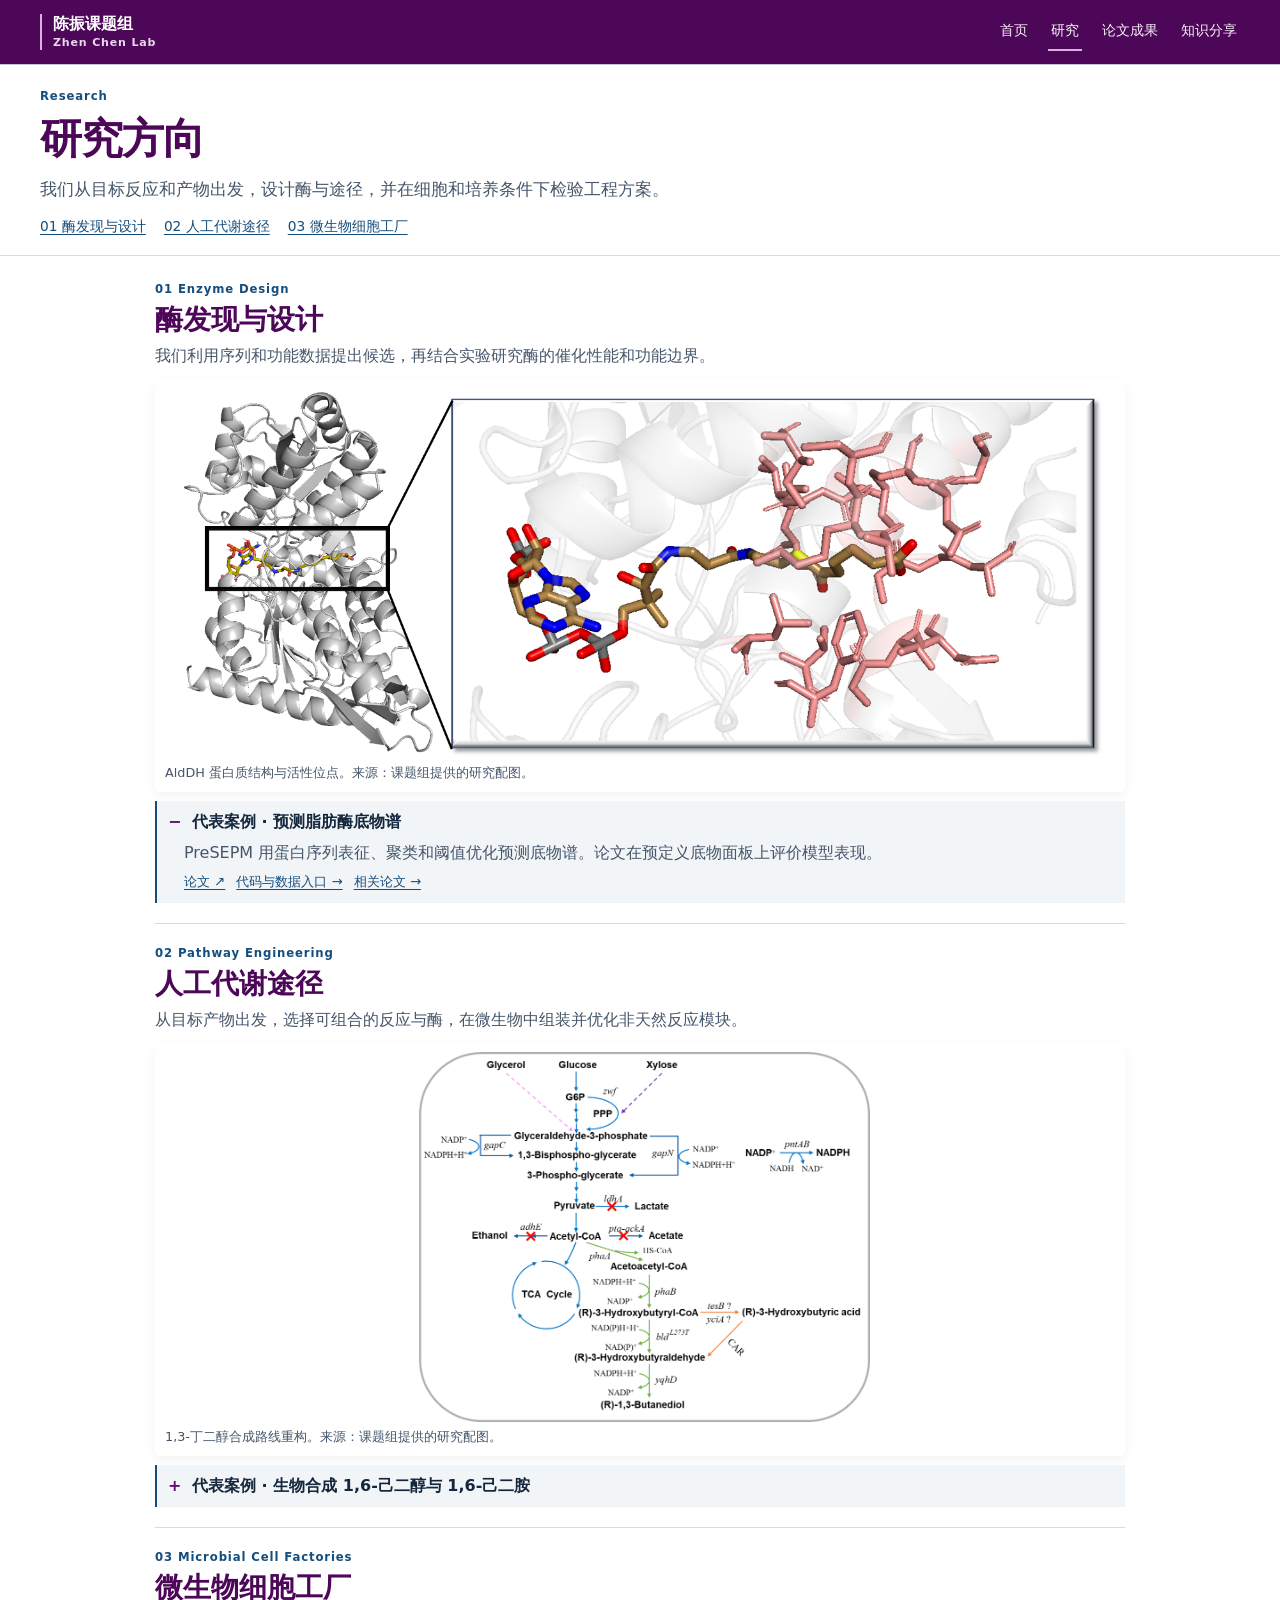
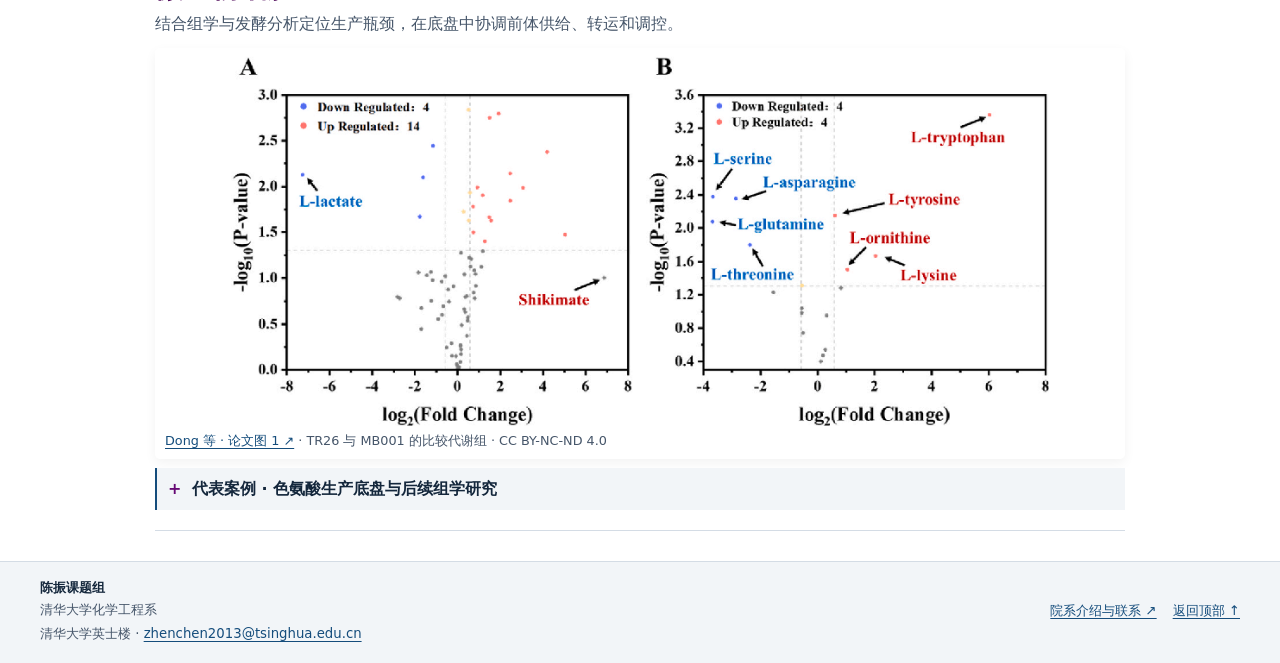
<file: research.html>
<!doctype html>
<html lang="zh-CN">
<head>
  <meta charset="utf-8">
  <meta name="viewport" content="width=device-width, initial-scale=1">
  <meta name="description" content="陈振课题组研究方向与代表案例。">
  <title>研究方向 · 陈振课题组</title>
  <link rel="stylesheet" href="site.css">
  <script src="site.js" defer></script>
</head>
<body id="top" class="research-page">
<a class="skip" href="#main">跳到正文</a>
<header class="site-header">
  <div class="wrap header-inner">
    <a class="brand" href="index.html">
      <span>陈振课题组<small>Zhen Chen Lab</small></span>
    </a>
    <nav aria-label="主要栏目">
      <a href="index.html">首页</a>
      <a href="research.html" aria-current="page">研究</a>
      <a href="publications.html">论文成果</a>
      <a href="resources.html">知识分享</a>
    </nav>
  </div>
</header>
<main id="main" class="site-main">
  <section class="page-hero">
    <div class="wrap">
      <p class="eyebrow">Research</p>
      <h1>研究方向</h1>
      <p class="lede">我们从目标反应和产物出发，设计酶与途径，并在细胞和培养条件下检验工程方案。</p>
      <nav class="topic-links" aria-label="研究方向索引">
        <a href="#enzyme">01 酶发现与设计</a>
        <a href="#pathway">02 人工代谢途径</a>
        <a href="#cell">03 微生物细胞工厂</a>
      </nav>
    </div>
  </section>
  <section class="section" aria-label="研究方向详情">
    <div class="wrap research-list">
      <article class="research-story" id="enzyme" data-reveal>
        <p class="eyebrow"><span class="ordinal">01</span> Enzyme Design</p>
        <h2>酶发现与设计</h2>
        <p class="story-lede">我们利用序列和功能数据提出候选，再结合实验研究酶的催化性能和功能边界。</p>
        <figure class="research-figure"><img src="assets/alddh-structure.png" width="2904" height="1157" alt="AldDH 的蛋白结构与活性位点"><figcaption>AldDH 蛋白质结构与活性位点。来源：课题组提供的研究配图。</figcaption></figure>
        <details open>
          <summary>代表案例 · 预测脂肪酶底物谱</summary>
          <div class="details-body">
            <p>PreSEPM 用蛋白序列表征、聚类和阈值优化预测底物谱。论文在预定义底物面板上评价模型表现。</p>
            <div class="entry-links"><a href="https://doi.org/10.1021/acsomega.5c11697">论文 ↗</a><a href="resources.html#presepm">代码与数据入口 →</a><a href="publications.html?topic=enzyme">相关论文 →</a></div>
          </div>
        </details>
      </article>
      <article class="research-story" id="pathway" data-reveal>
        <p class="eyebrow"><span class="ordinal">02</span> Pathway Engineering</p>
        <h2>人工代谢途径</h2>
        <p class="story-lede">从目标产物出发，选择可组合的反应与酶，在微生物中组装并优化非天然反应模块。</p>
        <figure class="research-figure"><img src="assets/butanediol-pathway.png" alt="1,3-丁二醇合成路线及重构示意"><figcaption>1,3-丁二醇合成路线重构。来源：课题组提供的研究配图。</figcaption></figure>
        <details>
          <summary>代表案例 · 生物合成 1,6-己二醇与 1,6-己二胺</summary>
          <div class="details-body">
            <p>在大肠杆菌双菌共培养中分别承担上、下游转化，验证由葡萄糖出发合成 C₆ 材料单体的路线。</p>
            <div class="entry-links"><a href="https://doi.org/10.1021/acssynbio.4c00881">论文 ↗</a><a href="publications.html?topic=pathway">相关论文 →</a></div>
          </div>
        </details>
      </article>
      <article class="research-story" id="cell" data-reveal>
        <p class="eyebrow"><span class="ordinal">03</span> Microbial Cell Factories</p>
        <h2>微生物细胞工厂</h2>
        <p class="story-lede">结合组学与发酵分析定位生产瓶颈，在底盘中协调前体供给、转运和调控。</p>
        <figure class="research-figure"><img src="assets/figure-p058.png" alt="比较 TR26 与 MB001 的细胞内代谢物"><figcaption><a href="https://doi.org/10.1016/j.synbio.2025.09.020">Dong 等 · 论文图 1 ↗</a> · TR26 与 MB001 的比较代谢组 · CC BY-NC-ND 4.0</figcaption></figure>
        <details>
          <summary>代表案例 · 色氨酸生产底盘与后续组学研究</summary>
          <div class="details-body">
            <p>构建无质粒谷氨酸棒杆菌 TR26 并开展补料分批发酵验证。后续研究通过转录组和代谢组筛选候选靶点，再以独立的功能扰动检验其效果。</p>
            <div class="entry-links"><a href="https://doi.org/10.1016/j.synbio.2025.02.002">底盘研究 ↗</a><a href="https://doi.org/10.1016/j.synbio.2025.09.020">组学研究 ↗</a><a href="publications.html?topic=chassis">相关论文 →</a></div>
          </div>
        </details>
      </article>
    </div>
  </section>
</main>
<footer class="site-footer">
  <div class="wrap footer-inner">
    <div><strong>陈振课题组</strong><p>清华大学化学工程系</p>
      <p class="footer-contact">清华大学英士楼 · <a href="mailto:zhenchen2013@tsinghua.edu.cn">zhenchen2013@tsinghua.edu.cn</a></p>
    </div>
    <div class="footer-links">
      <a href="https://www.chemeng.tsinghua.edu.cn/info/1027/1335.htm">院系介绍与联系 ↗</a>
      <a href="#top">返回顶部 ↑</a>
    </div>
  </div>
</footer>
</body>
</html>
</file>
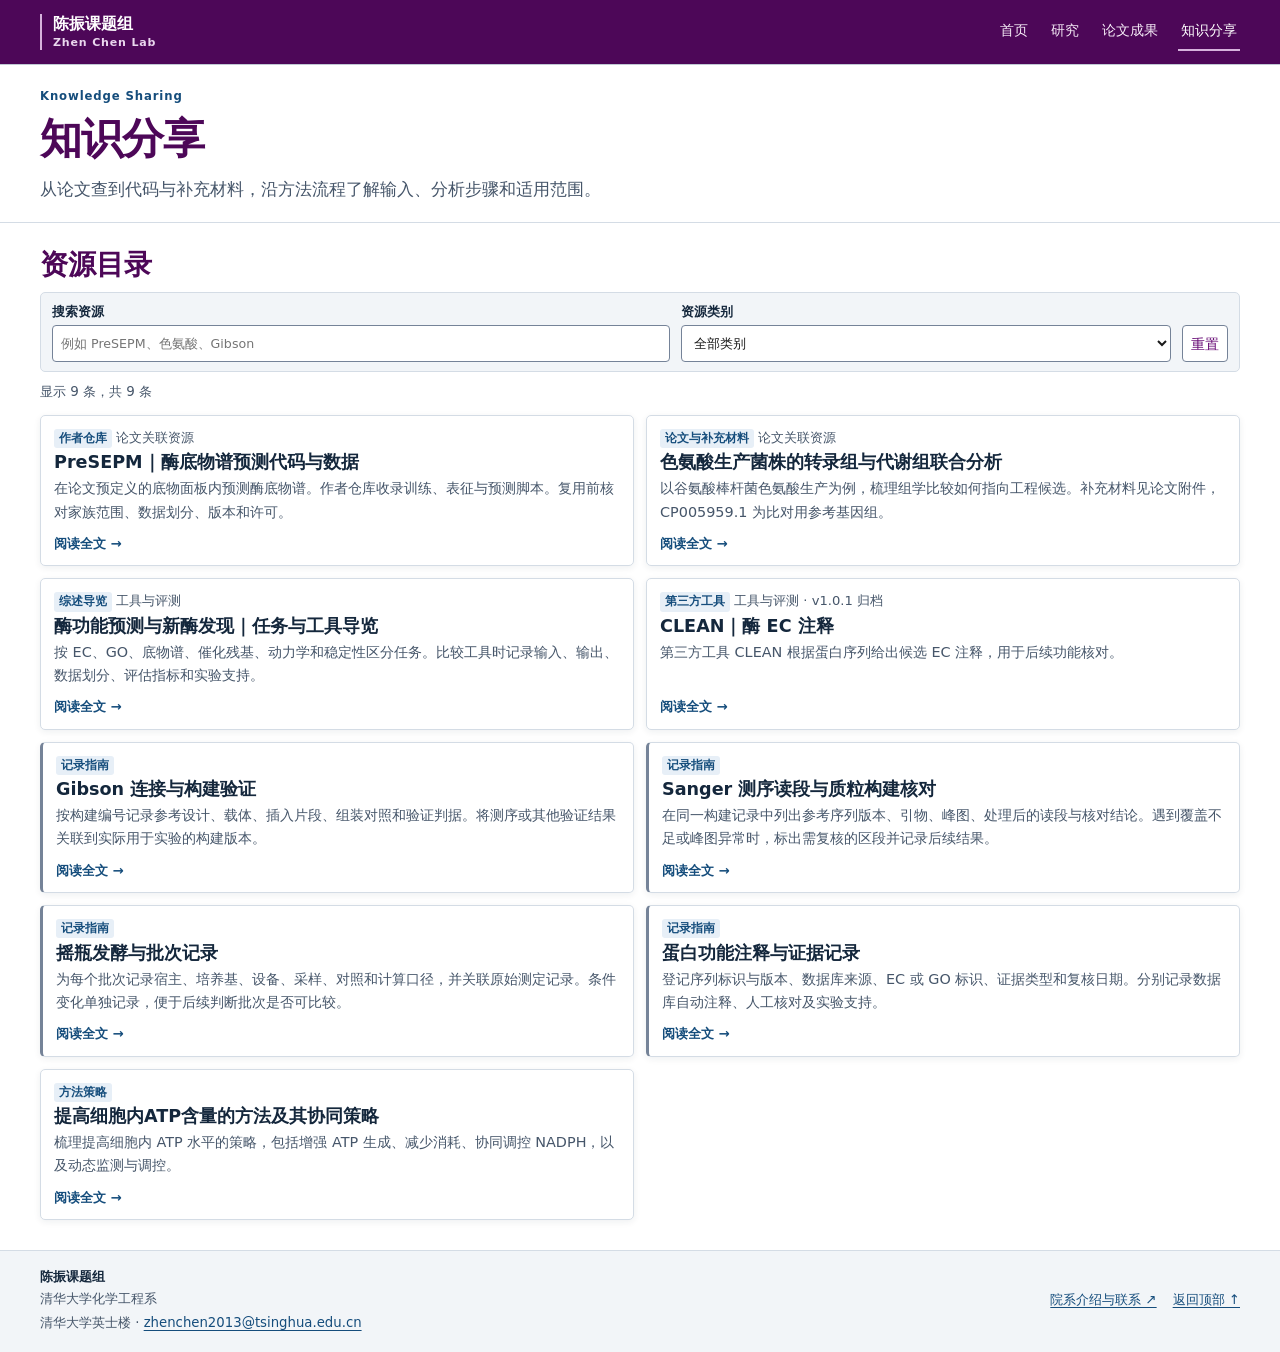
<file: resources.html>
<!doctype html>
<html lang="zh-CN">
<head>
  <meta charset="utf-8">
  <meta name="viewport" content="width=device-width, initial-scale=1">
  <meta name="description" content="陈振课题组的论文关联资源、酶功能预测工具导览与实验记录指南。">
  <title>知识分享 · 陈振课题组</title>
  <link rel="stylesheet" href="site.css">
  <script src="kb-shares.js" defer></script>
  <script src="assets/marked-17.0.5.js" defer></script>
  <script src="assets/markdown.js" defer></script>
  <script src="site.js" defer></script>
</head>
<body id="top" class="catalog-page">
  <a class="skip" href="#main">跳到正文</a>
<header class="site-header">
  <div class="wrap header-inner">
    <a class="brand" href="index.html">
      <span>陈振课题组<small>Zhen Chen Lab</small></span>
    </a>
    <nav aria-label="主要栏目">
      <a href="index.html">首页</a>
      <a href="research.html">研究</a>
      <a href="publications.html">论文成果</a>
      <a href="resources.html" aria-current="page">知识分享</a>
    </nav>
  </div>
</header>

  <main id="main" class="site-main">
  <div id="resource-directory">
    <section class="page-hero">
      <div class="wrap" data-reveal>
        <p class="eyebrow" lang="en">Knowledge Sharing</p>
        <h1>知识分享</h1>
        <p class="lede">从论文查到代码与补充材料，沿方法流程了解输入、分析步骤和适用范围。</p>
      </div>
    </section>

    <section class="section" aria-labelledby="catalog-title">
      <div class="wrap" data-catalog>
        <h2 id="catalog-title">资源目录</h2>
        <form class="filters" data-filter hidden role="search" aria-label="搜索知识分享资源">
          <label for="resource-query">搜索资源
            <input id="resource-query" type="search" name="q" placeholder="例如 PreSEPM、色氨酸、Gibson">
          </label>
          <label for="resource-type">资源类别
            <select id="resource-type" name="type">
              <option value="">全部类别</option>
              <option value="research">论文关联资源</option>
              <option value="guide">工具与评测导览</option>
              <option value="method">方法策略与实验记录</option>
            </select>
          </label>
          <button type="reset">重置</button>
        </form>
        <p class="result-count" data-count aria-live="polite">共 9 条资源</p>

        <div class="entry-grid resource-grid">
          <article class="entry" id="presepm" data-entry data-type="research" data-keywords="P060 PreSEPM 脂肪酶 底物预测 ESM-2 机器学习 代码 数据 10.1021/acsomega.5c11697">
            <p class="entry-meta"><span class="badge">作者仓库</span> 论文关联资源</p>
            <h3><a class="resource-open" href="resources.html?read=presepm">PreSEPM｜酶底物谱预测代码与数据</a></h3>
            <p>在论文预定义的底物面板内预测酶底物谱。作者仓库收录训练、表征与预测脚本。复用前核对家族范围、数据划分、版本和许可。</p>
            <span class="resource-read-cue" aria-hidden="true">阅读全文 →</span>
            <div class="resource-prose" data-resource-body hidden>
              <template data-resource-markdown>
## 方法流程
              </template>
              <ol class="method-flow" aria-label="PreSEPM 论文方法流程">
                <li>序列表征</li>
                <li>降维与聚类</li>
                <li>簇与底物匹配</li>
                <li>阈值优化</li>
              </ol>
              <template data-resource-markdown>
先用序列表征和聚类组织候选酶，再将聚类结果与已知底物谱相联系，通过阈值优化给出面板内的预测。

## 复用时核对

- **输入范围。** 核对候选酶家族及预测所覆盖的底物面板。
- **结果解释。** 分别记录预测候选与实验测定结果，注明所用数据划分及判定阈值。
- **复现材料。** 在作者仓库查找脚本，结合论文数据声明核对数据获取方式、版本和许可。

## 论文与代码

- [PreSEPM 作者仓库](https://github.com/DeepBioLab-CSSB/PreSEPM)
- [全文与数据声明](https://pmc.ncbi.nlm.nih.gov/articles/PMC13563996/)
              </template>
            </div>
          </article>

          <article class="entry" id="tryptophan-omics" data-entry data-type="research" data-keywords="P058 色氨酸 谷棒 谷氨酸棒杆菌 Corynebacterium glutamicum 组学 transcriptomics metabolomics 10.1016/j.synbio.2025.09.020">
            <p class="entry-meta"><span class="badge">论文与补充材料</span> 论文关联资源</p>
            <h3><a class="resource-open" href="resources.html?read=tryptophan-omics">色氨酸生产菌株的转录组与代谢组联合分析</a></h3>
            <p>以谷氨酸棒杆菌色氨酸生产为例，梳理组学比较如何指向工程候选。补充材料见论文附件，CP005959.1 为比对用参考基因组。</p>
            <span class="resource-read-cue" aria-hidden="true">阅读全文 →</span>
            <div class="resource-prose" data-resource-body hidden>
              <template data-resource-markdown>
## 从组学比较到工程验证
              </template>
              <ol class="method-flow" aria-label="色氨酸生产研究的方法流程">
                <li>菌株与采样</li>
                <li>转录组与代谢组</li>
                <li>候选靶点筛选</li>
                <li>功能与表型验证</li>
              </ol>
              <template data-resource-markdown>
| 阶段 | 阅读与复现要点 |
| --- | --- |
| 样本与参考 | 核对比较菌株、采样条件、样本对应关系和参考基因组 `CP005959.1`。 |
| 组学筛选 | 在论文和补充材料中分别查找转录组和代谢组分析，记录候选靶点的筛选依据。 |
| 功能与表型验证 | 对照具体靶点的操作和表型结果，区分组学筛选证据与工程验证证据。 |

## 原文与补充材料

- [全文与补充材料](https://pmc.ncbi.nlm.nih.gov/articles/PMC12550331/)
- [DOI](https://doi.org/10.1016/j.synbio.2025.09.020)
              </template>
            </div>
          </article>

          <article class="entry" id="enzyme-prediction-guide" data-entry data-type="guide" data-keywords="P061 EC GO 酶功能预测 新酶发现 深度学习 底物谱 催化残基 动力学 稳定性 10.1021/acssynbio.6c00633">
            <p class="entry-meta"><span class="badge">综述导览</span> 工具与评测</p>
            <h3><a class="resource-open" href="resources.html?read=enzyme-prediction-guide">酶功能预测与新酶发现｜任务与工具导览</a></h3>
            <p>按 EC、GO、底物谱、催化残基、动力学和稳定性区分任务。比较工具时记录输入、输出、数据划分、评估指标和实验支持。</p>
            <span class="resource-read-cue" aria-hidden="true">阅读全文 →</span>
            <div class="resource-prose" data-resource-body hidden>
              <template data-resource-markdown>
## 先确定预测任务

明确所需结果是 EC 或 GO 注释、底物谱、催化残基，还是动力学或稳定性相关的预测。记录任务对应的输入和输出，便于选择与研究问题相符的工具。

## 如何比较工具

- 记录工具版本、输入数据类型和输出的单位或标签粒度。
- 核对训练与测试数据的划分、评价指标及适用范围。
- 将预测结果与对应的实验支持分别记录。

## 综述与工具示例

[查看综述](https://doi.org/10.1021/acssynbio.6c00633)
              </template>
              <p><a href="resources.html?read=clean">查看第三方工具 CLEAN</a></p>
            </div>
          </article>

          <article class="entry" id="clean" data-entry data-type="guide" data-keywords="CLEAN P061 EC 注释 对比学习 contrastive learning enzyme annotation 10.5281/zenodo.7787510">
            <p class="entry-meta"><span class="badge">第三方工具</span> 工具与评测 · v1.0.1 归档</p>
            <h3><a class="resource-open" href="resources.html?read=clean">CLEAN｜酶 EC 注释</a></h3>
            <p>第三方工具 CLEAN 根据蛋白序列给出候选 EC 注释，用于后续功能核对。</p>
            <span class="resource-read-cue" aria-hidden="true">阅读全文 →</span>
            <div class="resource-prose" data-resource-body hidden>
              <template data-resource-markdown>
## 输入与输出

准备蛋白序列作为输入。把候选 EC 注释及工具版本写入分析记录，结合已有功能证据复核。

## 运行示例
              </template>
              <figure class="code-sample">
                <figcaption><span>CLEAN · 命令示例</span><a href="https://github.com/tttianhao/CLEAN#12-quickstart">原项目 README</a></figcaption>
                <div class="code-command">
                  <pre tabindex="0" aria-label="CLEAN 原项目命令"><code><span class="token-command">python</span> CLEAN_infer_fasta.py <span class="token-flag">--fasta_data</span> price</code></pre>
                  <button class="code-copy" type="button" aria-label="复制 CLEAN 命令" hidden>复制</button>
                </div>
                <span class="code-copy-status" role="status"></span>
              </figure>
              <template data-resource-markdown>
`price` 是原仓库示例输入，运行需先按 README 准备环境与模型权重。

## 原项目与版本归档

- [CLEAN 原作者仓库](https://github.com/tttianhao/CLEAN)
- [CLEAN v1.0.1 归档](https://zenodo.org/records/7787510)
              </template>
            </div>
          </article>

          <article class="entry entry--draft" id="gibson-assembly" data-entry data-type="method" data-keywords="Gibson assembly Gibson连接 DNA 组装 载体 插入片段 克隆 构建验证">
            <p class="entry-meta"><span class="badge">记录指南</span></p>
            <h3><a class="resource-open" href="resources.html?read=gibson-assembly">Gibson 连接与构建验证</a></h3>
            <p>按构建编号记录参考设计、载体、插入片段、组装对照和验证判据。将测序或其他验证结果关联到实际用于实验的构建版本。</p>
            <span class="resource-read-cue" aria-hidden="true">阅读全文 →</span>
            <div class="resource-prose" data-resource-body hidden>
              <template data-resource-markdown>
## 构建设计与实验记录

| 记录阶段 | 保留信息 |
| --- | --- |
| 设计 | 构建编号、参考设计版本、载体和插入片段。 |
| 组装 | 所采用的操作指南、组装条件、对照及其结果。 |
| 验证 | 验证判据、原始结果及据此确认的构建版本。 |

## 验证结果归档
              </template>
              <p>按构建编号关联验证结果。使用测序时，可配合<a href="resources.html?read=sanger-review">测序读段与质粒构建核对指南</a>记录参考序列版本、覆盖情况和需复核的区段。</p>
              <template data-resource-markdown>
## 操作参考

[NEB Gibson Assembly 指南](https://www.neb.com/en/protocols/gibson-assembly-protocol-e5510)
              </template>
            </div>
          </article>

          <article class="entry entry--draft" id="sanger-review" data-entry data-type="method" data-keywords="Sanger AB1 测序 峰图 质粒 覆盖 读段">
            <p class="entry-meta"><span class="badge">记录指南</span></p>
            <h3><a class="resource-open" href="resources.html?read=sanger-review">Sanger 测序读段与质粒构建核对</a></h3>
            <p>在同一构建记录中列出参考序列版本、引物、峰图、处理后的读段与核对结论。遇到覆盖不足或峰图异常时，标出需复核的区段并记录后续结果。</p>
            <span class="resource-read-cue" aria-hidden="true">阅读全文 →</span>
            <div class="resource-prose" data-resource-body hidden>
              <template data-resource-markdown>
## 准备核对资料

将构建编号和参考序列版本与测序引物、原始峰图及处理后的读段关联。用同一套编号标记原始文件和比对结果。

## 记录比对与复核结论

1. 注明已覆盖的参考序列区段，并标出关键位点的覆盖情况。
2. 在记录中列出覆盖不足、峰图异常或读段存在差异的位置。
3. 将补测或复核结果回填至相应区段，更新该构建版本的核对结论。
              </template>
            </div>
          </article>

          <article class="entry entry--draft" id="flask-fermentation" data-entry data-type="method" data-keywords="摇瓶 发酵 培养基 采样 批次 对照 fermentation">
            <p class="entry-meta"><span class="badge">记录指南</span></p>
            <h3><a class="resource-open" href="resources.html?read=flask-fermentation">摇瓶发酵与批次记录</a></h3>
            <p>为每个批次记录宿主、培养基、设备、采样、对照和计算口径，并关联原始测定记录。条件变化单独记录，便于后续判断批次是否可比较。</p>
            <span class="resource-read-cue" aria-hidden="true">阅读全文 →</span>
            <div class="resource-prose" data-resource-body hidden>
              <template data-resource-markdown>
## 批次记录清单

- **批次条件。** 宿主、培养基、设备和所设对照。
- **采样与测定。** 采样时点、样本编号及对应的原始记录。
- **结果整理。** 计算口径、单位及与既往批次的条件差异。

## 跨批次比较

比较数据前先对照采样时点、培养条件和计算口径。单独列出发生变化的条件，并保留原始记录供复核。
              </template>
            </div>
          </article>

          <article class="entry entry--draft" id="annotation-evidence" data-entry data-type="method" data-keywords="蛋白功能注释 UniProt UniProtKB EC GO Gene Ontology 自动注释 证据">
            <p class="entry-meta"><span class="badge">记录指南</span></p>
            <h3><a class="resource-open" href="resources.html?read=annotation-evidence">蛋白功能注释与证据记录</a></h3>
            <p>登记序列标识与版本、数据库来源、EC 或 GO 标识、证据类型和复核日期。分别记录数据库自动注释、人工核对及实验支持。</p>
            <span class="resource-read-cue" aria-hidden="true">阅读全文 →</span>
            <div class="resource-prose" data-resource-body hidden>
              <template data-resource-markdown>
## 建立可追溯的注释记录

从序列标识和版本开始，记录数据库来源、EC 或 GO 标识、证据类型和复核日期。将同一蛋白的不同注释按其来源和支持证据分别记录。

## 区分证据类型

- 记录数据库自动注释所指向的功能及原条目。
- 注明人工复核时核对的材料及结论。
- 单列与该注释对应的实验支持和来源。

## 数据库与证据说明

- [UniProtKB](https://www.uniprot.org/uniprotkb)
- [GO 证据代码](https://geneontology.org/docs/guide-go-evidence-codes/)
              </template>
            </div>
          </article>

          <article class="entry" id="atp-regulation" data-entry data-type="method" data-keywords="ATP 三磷酸腺苷 能量代谢 ATP再生 PPK NADPH NADH 辅因子 氧化磷酸化">
            <p class="entry-meta"><span class="badge">方法策略</span></p>
            <h3><a class="resource-open" href="resources.html?read=atp-regulation">提高细胞内ATP含量的方法及其协同策略</a></h3>
            <p>梳理提高细胞内 ATP 水平的策略，包括增强 ATP 生成、减少消耗、协同调控 NADPH，以及动态监测与调控。</p>
            <span class="resource-read-cue" aria-hidden="true">阅读全文 →</span>
            <div class="resource-prose" data-resource-body hidden>
              <template data-resource-markdown>
## 一、ATP的生理功能与调控意义

ATP（三磷酸腺苷）是细胞内最重要的能量载体，参与物质转运、生物合成、信号转导等几乎所有耗能过程。在微生物细胞工厂中，ATP供应量往往是限制产物合成的关键瓶颈——聚氨基酸（如γ-PGA、ε-聚赖氨酸）等高耗能产物的合成尤为依赖ATP水平；而某些产物（如丙酮酸）则需低ATP水平以促使碳流偏离TCA循环。因此，ATP调控策略需根据具体目标"精准施策"。

ATP的调控策略同样围绕两条主线——**"开源"（增强生成）**与**"节流"（减少消耗）**，再辅以精准调控与工程化手段。

细胞产生ATP的直接方式分为两种：**底物水平磷酸化**和**氧化磷酸化**，二者在好氧条件下共同贡献，厌氧条件下以前者为主。

***

## 二、"开源"：增强ATP生成

### 2.1 增强底物水平磷酸化

底物水平磷酸化是直接由代谢中间体转移磷酸基至ADP生成ATP的过程，无需电子受体或膜结合ATP合酶，速度快、更节能。

| **具体操作**      | **关键基因/酶**                     | **效果与文献依据**                                |
| ------------- | ------------------------------ | ------------------------------------------ |
| 过表达糖酵解激酶      | `pgk`（甘油酸-3-磷酸激酶）、`pyk`（丙酮酸激酶） | 谷氨酸棒杆菌中L-精氨酸/鸟氨酸转化率提升                      |
| 过表达磷酸烯醇丙酮酸羧激酶 | `pck`（PEP carboxykinase）       | 大肠杆菌中每分子PEP净增1 ATP，琥珀酸产量提高约60%             |
| 过表达腺苷酸激酶      | `purB`+`adk`                   | 地衣芽胞杆菌中ATP产量提升                             |
| 异源表达乙酸激酶      | `ack`                          | 乙醇梭菌中产乙醇强度提高180%                           |
| 替代高ATP消耗途径    | 用ATP依赖性二羟丙酮激酶替代PEP依赖性酶         | 琥珀酸产量提高282%，胞内ATP含量提高338%（Yu et al., 2019） |

### 2.2 增强氧化磷酸化

氧化磷酸化是有氧条件下ATP的主要来源，通过NADH经电子传递链氧化产生质子梯度，驱动F₀F₁-ATP合酶合成ATP，产能效率远高于底物水平磷酸化。

#### 2.2.1 增加NADH供应

NADH是氧化磷酸化的核心电子供体，增加NADH供应可直接提升ATP生成。

| **操作**                   | **效果**                                        |
| ------------------------ | --------------------------------------------- |
| 敲除`sdhA`（琥珀酸脱氢酶）提高胞内NADH | 增加电子贡献至ATP合成                                  |
| 添加柠檬酸钠等底物                | 地衣芽胞杆菌ATP水平提高，聚γ-谷氨酸达35 g/L                   |
| 添加甲酸经甲酸脱氢酶催化             | 提供NADH并满足能量需求，促进生物量（Bang et al., 2020）        |
| 敲除`por1`（线粒体孔道蛋白）        | 产朊假丝酵母中NADH和ATP浓度增加，SAM和谷胱甘肽联产分别提升34.9%和25.1% |

#### 2.2.2 优化电子传递链

| **操作**                      | **效果**                                      |
| --------------------------- | ------------------------------------------- |
| 上调bc1-aa3超复合物（高产能效氧化酶）      | 谷氨酸棒杆菌突变株ATP提高、生长加快                         |
| 敲除`cydB`/`cydC`（bd氧化酶，低产能效） | 枯草芽胞杆菌N-乙酰葡糖胺达20.6 g/L；地衣芽胞杆菌γ-PGA达43.8 g/L |
| 过表达`fabB`降低膜黏度              | 加速电子传递                                      |
| 敲除`arcA`（好氧呼吸抑制因子）          | 促乳酸发酵                                       |

#### 2.2.3 增加氧气供应

氧是末端电子受体，缺氧限制NADH→NAD⁺循环，不利于ATP生成。

| **操作**           | **效果**           |
| ---------------- | ---------------- |
| 增加通气速率/搅拌        | 直接促进呼吸链ATP合成     |
| 添加氧载体（正庚烷、正十二烷）  | 毕赤酵母SAM产量1.4 g/L |
| 过表达透明颤菌血红蛋白（VHb） | 增加氧摄取率，提高精氨酸产量   |

#### 2.2.4 调控F₀F₁-ATP合酶

| **操作**                 | **效果**                                                 |
| ---------------------- | ------------------------------------------------------ |
| 过表达拟南芥线粒体ATP6基因        | 提高F₀F₁-ATP合酶活性，提升谷胱甘肽和SAM产量                            |
| 失活SigmaH因子             | 提高F₀F₁-ATP编码基因表达，促进赖氨酸生产                               |
| **工程化改造ATP合酶（多外周柄结构）** | H⁺/ATP比率从3.0提升至5.8，在低质子驱动力下仍可高效合成ATP（Nat Commun, 2025） |

&gt; **前沿突破**：日本东京大学研究团队通过构建δΔN-α融合蛋白，突破天然ATP合酶单外周柄限制，创造含2-3个a亚基的工程化ATP合酶。H⁺/ATP比率从3.0±0.2提升至5.8±0.4，平衡质子驱动力从133 mV降至68 mV，可在更低质子驱动力下驱动ATP合成。这是蛋白质工程改造ATP合酶的里程碑式突破。

### 2.3 抑制非能量生成NADH氧化

NADH氧化酶（NOX）直接将NADH氧化为NAD⁺但不产生ATP，与呼吸链竞争NADH。

| **操作**                         | **效果**                           |
| ------------------------------ | -------------------------------- |
| 敲除`noxA`（NADH氧化酶）              | 更多NADH进入氧化磷酸化，提高ATP水平，有益于L-精氨酸产生 |
| 敲除H₂O₂黄素还原酶基因`Frd181`/`Frd188` | 减少NADH非能量氧化消耗                    |
| 敲除`frd1`/`frd2`（延胡索酸还原酶）       | 减少NADH无效消耗                       |

### 2.4 优化微环境

| **操作**            | **效果**                             |
| ----------------- | ---------------------------------- |
| 酸性pH（如pH 4.2-4.5） | 增强质子梯度，驱动ATP合酶，白色链霉菌ε-聚赖氨酸达1.5 g/L |
| 添加外源ATP           | 白色链霉菌ε-聚赖氨酸产量提高13.64%              |
| 添加混合碳源/一碳底物       | 改善代谢能供应                            |

### 2.5 引入外源ATP再生系统

#### 2.5.1 多聚磷酸激酶（PPK）介导的ATP再生

PPK利用廉价的无机多聚磷酸（Poly P）作为磷酸基供体，实现ADP/AMP→ATP的高效转化，是构建ATP再生体系的首选酶。

| **类型**     | **催化偏好**             | **特点**                                                           |
| ---------- | -------------------- | ---------------------------------------------------------------- |
| **PPK1**   | ATP → Poly P（合成方向为主） | 约80 kDa，四聚体；可逆催化ATP+Poly Pn ⇌ ADP+Poly Pn+1；平衡浓度约70% ATP/30% ADP |
| **PPK2-Ⅰ** | ADP → ATP            | 约40 kDa，二聚体/四聚体；生成ATP速度为逆反应75倍                                   |
| **PPK2-Ⅱ** | AMP → ADP            | 可与PPK2-Ⅰ级联实现AMP→ADP→ATP                                          |
| **PPK2-Ⅲ** | AMP和ADP均有活性          | 双功能，可连续利用Poly P使AMP经焦磷酸化产生ATP，有替代Ⅰ/Ⅱ型潜力                          |

**应用实例**：

* 白色链霉菌引入PPK介导的ATP再生系统，ε-聚赖氨酸产量显著提升
* 大肠杆菌中PPK+多聚磷酸体系，茶氨酸产量达41.6 g/L
* 谷胱甘肽和SAM联产中ATP动态再生策略显著提升产量

#### 2.5.2 其他ATP再生系统

| **系统**          | **磷酸供体** | **特点**                          |
| --------------- | -------- | ------------------------------- |
| 丙酮酸激酶（Pyk）+ PEP | 磷酸烯醇丙酮酸  | 高能磷酸化合物，但成本较高                   |
| 乙酸激酶（Ack）+ 乙酰磷酸 | 乙酰磷酸     | 适用于厌氧发酵                         |
| 肌酸激酶+ 磷酸肌酸      | 磷酸肌酸     | 适用于体外酶催化系统                      |
| 视紫红质光驱动质子泵      | 光能       | 光驱动质子梯度，驱动ATP合酶再生ATP（大肠杆菌、酿酒酵母） |

### 2.6 引入外源能量转化系统

| **系统**                       | **机制**         | **效果**          |
| ---------------------------- | -------------- | --------------- |
| 微生物视紫红质（Proteorhodopsin）     | 光驱动质子泵，建立质子梯度  | 大肠杆菌中光驱动ATP再生   |
| VHb（透明颤菌血红蛋白）                | 增加氧摄取          | 提高呼吸链ATP合成      |
| 酿酒酵母液泡膜引入视紫红质                | 减少V-ATPase消耗   | 节省ATP           |
| 人工能量系统（PPP+转氢酶+线粒体外部NADH脱氢酶） | 增加细胞质ATP和NADPH | 酿酒酵母中脂肪酸转化率达40% |

### 2.7 新代谢途径设计

| **途径**           | **机制**            | **效果**                       |
| ---------------- | ----------------- | ---------------------------- |
| 非氧化糖酵解（NOG）      | 减少碳损失，提高ATP效率     | 碳守恒策略                        |
| 反向β-氧化           | 利用乙酰-CoA缩合省ATP    | 减少ATP消耗                      |
| PFK\_ppi反应（S8策略） | 用PPi替代ATP驱动磷酸果糖激酶 | 节省ATP，可提升111种产品产量（QHEPath算法） |

***

## 三、"节流"：减少ATP消耗

### 3.1 敲除/弱化ATP消耗途径

| **操作**                      | **效果**                   |
| --------------------------- | ------------------------ |
| 敲除`amn`（AMP脱氨酶）             | ATP水平提升3.37%-37%         |
| 敲除`metK`（SAM合成酶，ATP消耗大）     | 减少ATP消耗，增加目标产物可用ATP      |
| 敲除`proB`（γ-谷氨酰激酶）           | 减少ATP消耗                  |
| 用`ure2`替换`dur1,2`（酿酒酵母尿素利用） | 非ATP消耗型尿素酶替代ATP消耗型，节省ATP |

### 3.2 精简基因组

| **操作**              | **效果**                           |
| ------------------- | -------------------------------- |
| 删除恶臭假单胞菌70 kb鞭毛基因片段 | ATP/ADP比率提高                      |
| 删除大肠杆菌50个鞭毛基因       | 聚羟基丁酸酯产量提高60.04%，L-苏氨酸产量提高77.67% |

### 3.3 用低ATP消耗途径替代高ATP消耗途径

| **操作**                 | **效果**                             |
| ---------------------- | ---------------------------------- |
| 用ATP依赖性二羟丙酮激酶替代PEP依赖性酶 | 琥珀酸产量提高282%，胞内ATP含量提高338%          |
| 引入粟酒裂殖酵母非ATP消耗型尿素酶     | 节省ATP（尿素摄取消耗0.5 ATP vs 氨摄取消耗1 ATP） |

### 3.4 下调F₀F₁-ATP合酶（特殊场景）

在某些场景下（如丙酮酸生产），下调ATP合酶使呼吸链合成ATP减少，碳流导向糖酵解和TCA循环，利于丙酮酸等下游代谢物合成。

| **操作**               | **效果**                    |
| -------------------- | ------------------------- |
| 敲除枯草芽孢杆菌`cg1360`     | ATP浓度降低72%，NADH和NADPH浓度增加 |
| 光滑球拟酵母突变株ATP合酶活性降65% | 显著提高葡萄糖消耗和丙酮酸生产速率         |

***

## 四、ATP与NADPH的协同调控

ATP与NADPH的供需往往紧密耦合，单独调控一方可能导致另一方失衡。

### 4.1 ATP+NADPH联合调控

| **操作**                                | **效果**                      |
| ------------------------------------- | --------------------------- |
| CRISPRi同时调控ATP和NADPH相关基因              | 大肠杆菌4-羟基苯乙酸产量显著提升           |
| 过表达`pntAB`（转氢酶）+ 丙二酰-CoA还原酶           | 构建NADPH再生系统，同时优化ATP/NADPH平衡 |
| 添加柠檬酸钠（提供NADH→ATP）+ 过表达`zwf`（提供NADPH） | 双辅因子协同优化                    |

### 4.2 辅因子工程的多维协同

* **Mg²⁺供应**：ATP消耗酶需要Mg²⁺作为辅因子，增加ATP而不补充Mg²⁺会降低细胞生长和膜完整性——ATP与Mg²⁺必须同步供应。
* **NADH→ATP→NADPH联动**：NADH经氧化磷酸化产ATP，同时经转氢酶（PntAB）产NADPH——三者形成"还原力三角"。
* **人工能量系统**：组合PPP+转氢循环+线粒体外部NADH脱氢酶（NDE1/2），同时增加细胞质ATP和NADPH供给。

### 4.3 能量守恒策略（QHEPath算法）

QHEPath算法总结的13种工程策略中，能量守恒策略（S8–S13）通过减少ATP消耗提高合成途径的能量效率：

* **S8（PFK\_ppi反应）**：用PPi替代ATP驱动磷酸果糖激酶，可提升111种产品产量
* **S10**：节省鸟氨酸衍生能源
* **S11**：引入MVA途径提升萜类产量
* 这些策略适用于**无还原当量盈余**的产品

***

## 五、精准调控与动态监测

### 5.1 ATP动态监测

| **方法**            | **特点**                     |
| ----------------- | -------------------------- |
| ATeam系列传感器（FRET型） | 实时监测胞内ATP浓度，已用于大肠杆菌和哺乳动物细胞 |
| PercevalHR传感器     | 监测ATP/ADP比值                |
| MagFRET传感器        | 基于Mg²⁺的ATP间接监测             |

### 5.2 动态调控策略

| **策略**                | **机制**            |
| --------------------- | ----------------- |
| 光遗传控制ATP合酶复合物         | 光控开关动态调节ATP浪费     |
| 启动子/RBS文库             | 按生长阶段实时微调ATP相关酶表达 |
| 转录因子调控（ArcA/Fnr/PdhR） | 根据氧浓度和代谢状态自动分流    |
| 计算机代谢模型指导             | 预测最优ATP调控靶点组合     |

***

## 六、协同策略总结

```
┌──────────────────────────────────────────────────────────────────┐
│                     提高细胞内ATP含量                              │
├───────────────┬───────────────┬──────────────────────────────────┤
│    开源        │    节流        │    精准调控                       │
│  (增强生成)    │  (减少消耗)    │    (动态平衡)                     │
├───────────────┼───────────────┼──────────────────────────────────┤
│ 底物水平磷酸化 │ 敲除消耗酶     │ ATP传感器监测                     │
│ (pgk/pyk/pck) │ (amn/metK)   │ (ATeam/PercevalHR)              │
│               │               │                                  │
│ 氧化磷酸化     │ 精简基因组     │ 光遗传控制                       │
│ (NADH→ETC→    │ (删鞭毛基因)  │ 动态调节ATP合酶                   │
│  ATP合酶)     │               │                                  │
│               │ 低ATP替代途径  │ 转录因子调控                     │
│ 优化电子传递链 │ (二羟丙酮激酶) │ (ArcA/Fnr/PdhR)                 │
│ (敲cydB/VHb) │               │                                  │
│               │ 下调ATP合酶    │ GEM模型指导                     │
│ ATP合酶工程化 │ (特殊场景)     │ (iBridge/QHEPath)               │
│ (多外周柄)★   │               │                                  │
│               │               │ ATP+NADPH协同                   │
│ PPK再生系统   │               │ (Mg²⁺/还原力三角)               │
│ (PPK1/PPK2)  │               │                                  │
│               │               │                                  │
│ 外源能量转化   │               │                                  │
│ (视紫红质/VHb)│               │                                  │
└───────────────┴───────────────┴──────────────────────────────────┘
            ↕                ↕                ↕
      ┌──────────────────────────────────────────────┐
      │        核心原则：ATP供需匹配与能荷平衡          │
      │  "不同产物对ATP需求不同，需精准施策"            │
      └──────────────────────────────────────────────┘

★ ATP合酶工程化改造为突破天然H⁺/ATP比率限制的前沿策略
```

***

## 七、关键提醒

1. **ATP需求因产物而异**：聚氨基酸等需高ATP，丙酮酸等需低ATP——调控方向取决于目标产物
2. **ATP与Mg²⁺必须同步**：增加ATP而不补充Mg²⁺会降低细胞生长和膜完整性
3. **NADH→ATP耦合**：调控NADH水平是影响ATP生成的关键杠杆，但需注意氧化还原平衡
4. **底物水平磷酸化 vs 氧化磷酸化**：前者速度快、不依赖膜系统，后者产能效率高——需根据条件选择
5. **下调ATP合酶的特殊场景**：在丙酮酸等目标产物生产中，下调ATP合酶使碳流偏离TCA反而有利
6. **PPK体系的优势**：底物Poly P廉价稳定，适合工业放大，是体外/全细胞催化ATP再生的首选
7. **ATP合酶工程化是前沿方向**：多外周柄结构突破天然H⁺/ATP比率限制，为低质子驱动力条件下的ATP合成提供新策略

***

## 参考文献

1. Hara K Y, Kondo A. ATP regulation in bioproduction\[J]. Microbial Cell Factories, 2015, 14: 198.
2. 细胞工厂能量代谢设计研究进展\[J]. 中国生物工程杂志, 2025, 45(3).
3. 陈雅维. ATP调控策略及其在微生物代谢产物合成中的应用\[J]. 微生物学报, 2020, 60(8).
4. 宋卓琳等. 三磷酸腺苷供应优化促进谷氨酸棒杆菌产氨基酸的研究进展\[J]. 生物工程学报, 2022.
5. 多聚磷酸激酶及其在ATP再生体系构建中的进展\[J]. 中国生物工程杂志, 2023.
6. 贾男等. 辅因子在微生物细胞工厂中的代谢调控与应用\[J]. 生物技术, 2022.
7. 李春 主编. 细胞工厂设计原理\[M]. 合成生物学丛书.
8. 江会锋, 马延和 主编. 工业合成生物学\[M]. 合成生物学丛书.
9. 赵学明 等编著. 代谢工程\[M]. 高等教育出版社.
10. Engineering of ATP synthase for enhancement of proton-to-ATP ratio\[J]. Nature Communications, 2025.
11. Li Y, et al. Production of succinate with two CO₂ fixation reactions from fatty acids in Cupriavidus necator H16\[J]. Microbial Cell Factories, 2024, 23: 153.
12. Yu J, et al. ATP-dependent dihydroxyacetone kinase substitution for succinate production\[J]. 2019.
13. Ding Y, et al. Dynamic and Static Regulation of NADPH\[J]. Molecules, 2024, 29(15): 3687.
14. Bang J, et al. Synthetic biology of energy-tunable methylotrophic E. coli\[J]. 2020.
15. Wang Z, et al. Construction of NADPH cycling regeneration system for efficient shikimate biosynthesis\[J]. 2022.
16. Strohmeier G A, et al. Coupled NADPH and ATP regeneration in vitro multi-enzyme catalysis\[J]. 2019.
17. Petchey M R, et al. AjPPK2-Ⅱ and SmPPK2-Ⅰ mediated ATP regeneration for amide synthesis\[J].
18. Chen Y, et al. Manipulating multi-system of NADPH regulation in Escherichia coli for enhanced SAM production\[J]. RSC Advances, 2015, 5: 41103-41111.
19. Engineering Streptomyces albulus to enhance ε-poly-L-lysine production by introducing a polyphosphate kinase-mediated ATP regeneration system\[J]. Microbial Cell Factories, 2023.
20. ATP dynamic regeneration strategy for enhancing co-production of glutathione and S-adenosylmethionine in Escherichia coli\[J].
21. Outten C E, Culotta V C. A novel NADH kinase is the mitochondrial source of NADPH in Saccharomyces cerevisiae\[J]. The EMBO Journal, 2003, 22(9): 2015-2024.
              </template>
            </div>
          </article>
        </div>
        <section class="section" id="shared-resources" aria-labelledby="shared-resources-title" data-group hidden>
          <h2 id="shared-resources-title">知识库精选</h2>
          <div id="published-resources" class="entry-grid resource-grid"></div>
        </section>
      </div>
    </section>
  </div>
    <section id="resource-reader" class="resource-reader wrap" aria-label="知识分享正文" hidden>
      <a id="resource-back" class="resource-back" href="resources.html">← 返回资源目录</a>
      <article id="resource-article" class="resource-article"></article>
      <p id="resource-missing" hidden>这篇资源当前不可用。</p>
    </section>
  </main>

  <footer class="site-footer">
  <div class="wrap footer-inner">
    <div>
      <strong>陈振课题组</strong>
      <p>清华大学化学工程系</p>
      <p class="footer-contact">清华大学英士楼 · <a href="mailto:zhenchen2013@tsinghua.edu.cn">zhenchen2013@tsinghua.edu.cn</a></p>
    </div>
    <div class="footer-links">
      <a href="https://www.chemeng.tsinghua.edu.cn/info/1027/1335.htm">院系介绍与联系 ↗</a>
      <a href="#top">返回顶部 ↑</a>
    </div>
  </div>
</footer>
</body>
</html>
</file>
<file: site.css>
:root {
  --violet: #660874;
  --violet-dark: #4d0758;
  --navy: #14273c;
  --ink: #1a1a1a;
  --muted: #46566a;
  --blue: #154d7c;
  --line: #d4dce5;
  --control: #758398;
  --soft: #f2f5f8;
  --paper: #fff;
  --radius: 5px;
  --shadow: 0 2px 7px rgb(20 39 60 / .07);
  font-family: Inter, "Helvetica Neue", "Noto Sans CJK SC", "Microsoft YaHei", "PingFang SC", system-ui, sans-serif;
  color: var(--ink);
  background: var(--paper);
  line-height: 1.62;
  scroll-padding-top: 5.5rem;
}
*, *::before, *::after { box-sizing: border-box; }
[hidden] { display: none !important; }
body { margin: 0; }
img { max-width: 100%; }
a { color: var(--blue); text-underline-offset: .22em; }
a:hover { color: var(--violet); }
:focus-visible { outline: 3px solid var(--violet); outline-offset: 3px; }
button, input, select { font: inherit; }
h1, h2, h3, p, figure, pre { margin: 0; }
h1, h2, h3 { line-height: 1.25; }
h1, h2 { color: var(--violet-dark); }
h1 { font-size: clamp(1.85rem, 3.25vw, 3.1rem); letter-spacing: -.025em; font-weight: 780; }
h2 { font-size: clamp(1.45rem, 2.2vw, 1.92rem); font-weight: 760; }
h3 { font-size: 1.1rem; font-weight: 740; }
.wrap { width: min(1200px, calc(100% - 56px)); margin-inline: auto; }
.skip { position: fixed; z-index: 101; top: 7px; left: 10px; padding: 8px 14px; color: var(--violet); background: white; transform: translateY(-150%); }
.skip:focus { transform: none; }

.site-header { position: sticky; top: 0; z-index: 100; background: var(--violet-dark); color: white; border-bottom: 1px solid #bfc8d3; }
.header-inner { display: flex; flex-wrap: wrap; align-items: center; justify-content: space-between; gap: 6px 26px; min-height: 64px; padding-block: 8px; }
.brand { display: inline-flex; align-items: center; padding-left: 11px; border-left: 2px solid #d6b2dc; text-decoration: none; color: white; font-weight: 750; line-height: 1.28; }
.brand small { display: block; margin-top: 2px; color: #ead7ee; font-size: .69rem; letter-spacing: .075em; }
.site-header nav { display: flex; flex-wrap: wrap; gap: 4px 17px; }
.site-header nav a { padding: 6px 3px; border-bottom: 2px solid transparent; text-decoration: none; color: #f7edf8; font-size: .9rem; transition: color .2s ease, border-color .2s ease; }
.site-header nav a:hover, .site-header nav a[aria-current="page"] { color: white; border-bottom-color: #d6b2dc; }
.site-header a:focus-visible, .code-sample :focus-visible { outline-color: white; }

.site-main { animation: arrive .27s ease-out both; }
@keyframes arrive { from { opacity: .9; transform: translateY(5px); } to { opacity: 1; transform: translateY(0); } }
[data-reveal].is-revealed, [data-entry].filter-in { animation: arrive .28s ease-out; }
.eyebrow { color: var(--blue); font-size: .73rem; font-weight: 780; letter-spacing: .075em; }
.lede { margin-top: 11px; max-width: 44rem; color: var(--muted); font-size: clamp(.95rem, 1.42vw, 1.07rem); }
.section { padding: 24px 0 30px; }
.section-heading { display: flex; flex-wrap: wrap; align-items: end; justify-content: space-between; gap: 7px 16px; margin-bottom: 14px; }
.section-heading h2 { margin-top: 4px; }
.section-heading > a { font-size: .88rem; }
.home-hero { padding: clamp(22px, 3vw, 40px) 0 28px; border-bottom: 1px solid var(--line); }
.hero-grid { display: grid; grid-template-columns: minmax(0,1.1fr) minmax(0,.9fr); gap: clamp(24px, 5vw, 70px); align-items: center; }
.hero-copy h1, .page-hero h1 { margin-top: 7px; }
.actions { display: flex; flex-wrap: wrap; gap: 8px 10px; margin-top: 16px; }
.button { display: inline-flex; align-items: center; gap: 8px; padding: 7px 13px; min-height: 40px; border: 1px solid var(--violet); border-radius: var(--radius); text-decoration: none; color: var(--violet); font-size: .88rem; font-weight: 740; transition: background-color .18s; }
.button.primary { color: white; background: var(--violet); }
.button.primary:hover { color: white; background: var(--violet-dark); }
.button.secondary:hover { background: #f5edf6; }
.pi-profile { display: grid; grid-template-columns: minmax(108px,194px) minmax(0,1fr); align-items: center; gap: clamp(13px,1.8vw,22px); padding: clamp(11px,1.6vw,18px); border: 1px solid var(--line); border-radius: 8px; background: var(--soft); }
.pi-profile img { display: block; width: 100%; max-width: 194px; height: auto; object-fit: cover; border-radius: 8px; }
.pi-profile h2 { margin: 4px 0; color: var(--navy); font-size: clamp(1.25rem,2vw,1.65rem); }
.pi-profile h2 span { display: block; margin-top: 3px; color: var(--muted); font-size: .78rem; font-weight: 650; }
.pi-profile p:not(.eyebrow), .pi-profile a { color: var(--muted); font-size: .83rem; }
.pi-profile a { color: var(--blue); }

.feature-card, .entry-grid .entry { min-width: 0; background: white; border: 1px solid var(--line); border-radius: var(--radius); box-shadow: var(--shadow); }
.toc-figure figcaption { padding: 3px 11px 6px; color: var(--muted); font-size: .71rem; }
.feature-copy h3 a { color: var(--navy); text-decoration: none; }
.feature-copy h3 a:hover { color: var(--violet); text-decoration: underline; }
.feature-copy h3 + p { margin-top: 5px; color: var(--muted); font-size: .87rem; }
.research-band { background: var(--soft); }
.feature-grid { display: grid; grid-template-columns: repeat(3,minmax(0,1fr)); gap: 13px; }
.feature-card:target { outline: 2px solid var(--violet); }
.home-publications { border-bottom: 1px solid var(--line); }
.home-publications .feature-card { position: relative; }
.home-publications .feature-copy h3 a::after { content: ""; position: absolute; inset: 0; }
.feature-card, .entry:has(a), .quick-link { transition: transform .3s ease, box-shadow .3s ease; }
@media (hover: hover) and (pointer: fine) {
  .feature-card:hover, .entry:has(a):hover, .quick-link:hover {
    transform: translateY(-4px);
    box-shadow: 0 8px 24px rgb(0 0 0 / .08);
  }
}
.feature-media { display: flex; align-items: center; justify-content: center; width: 100%; height: 148px; padding: 9px; background: white; }
.feature-media img { display: block; width: 100%; height: 100%; object-fit: contain; }
.feature-copy { padding: 10px 12px 13px; border-top: 1px solid var(--line); }
.feature-copy h3 { margin-top: 4px; }
.link-grid { display: grid; grid-template-columns: repeat(2,minmax(0,1fr)); gap: 14px; }
.quick-link { display: flex; align-items: center; justify-content: space-between; gap: 10px; padding: 10px 13px; border: 1px solid var(--line); border-radius: var(--radius); color: var(--navy); text-decoration: none; }
.quick-link:hover { color: var(--violet); background: var(--soft); }
.quick-link small { display: block; color: var(--muted); font-size: .82rem; }

.page-hero { padding: 22px 0 18px; border-bottom: 1px solid var(--line); }
.topic-links { display: flex; flex-wrap: wrap; gap: 4px 18px; margin-top: 11px; font-size: .86rem; }
.research-list { max-width: 970px; }
.research-story { padding-bottom: 20px; border-bottom: 1px solid var(--line); }
.research-story + .research-story { margin-top: 20px; }
.research-story h2 { margin-top: 3px; }
.research-story:target h2 { text-decoration: underline; text-underline-offset: .2em; }
.story-lede { margin-top: 6px; color: var(--muted); }
.research-figure { margin: 11px 0 9px; padding: 8px 10px; box-shadow: 0 4px 12px rgb(0 0 0 / .05); border-radius: var(--radius); }
.research-figure img { display: block; width: auto; height: auto; max-height: 370px; margin-inline: auto; }
.research-figure figcaption { margin-top: 5px; color: var(--muted); font-size: .8rem; }
.research-story details { padding: 8px 11px; background: var(--soft); border-left: 2px solid var(--blue); }
.research-story summary { display: flex; gap: 8px; align-items: baseline; list-style: none; color: var(--navy); cursor: pointer; font-weight: 720; }
.research-story summary::-webkit-details-marker { display: none; }
.research-story summary::before { content: "+"; flex: 0 0 1em; color: var(--violet); }
.research-story details[open] > summary::before { content: "−"; }
.research-story summary:hover { color: var(--violet); }
.details-body { padding: 5px 0 2px 16px; color: var(--muted); }

.publication-highlights { border-bottom: 1px solid var(--line); }
.toc-figure .feature-media { height: 134px; }
.entry-meta, .entry-authors, .metrics-note { color: var(--muted); font-size: .82rem; overflow-wrap: anywhere; }
.metrics-note { margin-top: 11px; }
.entry-metrics { display: flex; flex-wrap: wrap; gap: 2px 10px; margin-top: 6px; color: var(--muted); font-size: .77rem; }
.lab-author { padding: 2px 6px; border-radius: 4px; background-color: #f0e6f2; color: var(--violet-dark); font-weight: 800; }
.filters { display: flex; flex-wrap: wrap; align-items: end; gap: 8px 11px; margin-top: 10px; padding: 9px 11px; border: 1px solid var(--line); border-radius: var(--radius); background: var(--soft); }
.publications-page .filters { padding: 16px; border-radius: 8px; background: #f9f9f9; }
.filters label { flex: 1 1 8rem; display: grid; gap: 3px; color: var(--navy); font-size: .79rem; font-weight: 680; }
.filters label:first-child { flex-basis: 16rem; }
.filters input, .filters select, .filters button { min-height: 37px; padding: 5px 8px; border: 1px solid var(--control); border-radius: 4px; background: white; color: var(--ink); }
.filters input, .filters select { width: 100%; min-width: 0; font-weight: 500; }
.filters button { color: var(--violet); font-size: .86rem; cursor: pointer; }
.result-count { margin: 9px 0 12px; color: var(--muted); font-size: .84rem; }
[data-catalog] > h2 + p { margin-top: 5px; color: var(--muted); }
[data-group] { display: grid; grid-template-columns: 78px minmax(0,1fr); column-gap: 12px; }
[data-group] + [data-group] { margin-top: 15px; }
.year-heading { display: flex; grid-column: 1 / -1; align-items: center; margin-bottom: 5px; color: var(--violet-dark); font-size: 1.4rem; }
.year-heading::after { content: ""; flex-grow: 1; height: 1px; margin-left: 16px; background: #eee; }
[data-group] .entry { grid-column: 2; display: grid; grid-template-columns: minmax(0,1fr) auto; gap: 4px 15px; padding: 8px 0; border-top: 1px solid var(--line); }
[data-group] .entry-links { margin: 0; align-self: start; }
.entry h3 { color: var(--navy); overflow-wrap: anywhere; }
.entry h3 + p, .entry-authors, .entry-copy .entry-meta { margin-top: 3px; }
.entry-links { display: flex; flex-wrap: wrap; gap: 3px 11px; margin-top: 6px; font-size: .83rem; }
.entry-links a { overflow-wrap: anywhere; }
.badge { display: inline-block; padding: 0 5px; border-radius: 3px; color: var(--blue); background: #e7eff7; font-weight: 750; font-size: .74rem; }
.entry-grid { display: grid; grid-template-columns: repeat(2,minmax(0,1fr)); gap: 12px; }
.entry-grid .entry { padding: 11px 13px; }
.entry-grid .entry-meta { margin-bottom: 4px; }
.entry-grid h3 + p { color: var(--muted); font-size: .9rem; }
.entry-grid .entry:target { outline: 2px solid var(--violet); }
.entry--draft { border-left: 3px solid var(--control) !important; }

.resource-grid .entry { position: relative; display: flex; flex-direction: column; grid-column: auto; gap: 0; }
#shared-resources { display: block; }
#shared-resources > h2 { margin-bottom: 12px; }
.resource-open { color: inherit; text-decoration: none; }
.resource-open::after { position: absolute; inset: 0; border-radius: var(--radius); content: ""; }
.resource-open:focus-visible { outline: none; }
.resource-open:focus-visible::after { outline: 3px solid var(--violet); outline-offset: 3px; }
.resource-open:hover, .resource-open:focus-visible { text-decoration: underline; }
.resource-read-cue { margin-top: auto; padding-top: 9px; color: var(--blue); font-size: .83rem; font-weight: 700; }

.resource-reader { padding-block: clamp(20px, 3.5vw, 42px) clamp(32px, 5vw, 64px); }
.resource-back { display: inline-block; font-size: .88rem; font-weight: 680; }
.resource-reader > article { margin-top: 20px; overflow-wrap: anywhere; }
.resource-title { margin-top: 4px; font-size: clamp(1.65rem, 3.3vw, 2.7rem); }
.resource-summary { margin-top: .7em; color: var(--muted); font-size: 1.05rem; }
.resource-prose { margin-top: 1.5em; line-height: 1.72; }
.resource-prose > *, .resource-prose .markdown-body > * { margin-block: 0; }
.resource-prose > * + *, .resource-prose :is(section, .markdown-body) > * + * { margin-top: .8em; }
.resource-prose > * + :is(h2, section, .markdown-body), .resource-prose .markdown-body > * + h2 { margin-top: 1.65em; }
.resource-prose :is(h2, h3, h4, h5, h6) { color: var(--navy); line-height: 1.32; }
.resource-prose h2 { font-size: clamp(1.3rem, 2.3vw, 1.65rem); }
.resource-prose h3 { font-size: 1.16rem; }
.resource-prose :is(h4, h5, h6) { font-size: 1rem; }
.resource-prose :is(ol, ul):not(.method-flow) { padding-inline-start: 1.5em; }
.resource-prose li + li { margin-top: .22em; }
.resource-prose .method-flow li { margin-top: 0; }
.resource-prose blockquote { margin-inline: 0; padding: .35em .85em; border-inline-start: 3px solid var(--line); color: var(--muted); }
.resource-prose blockquote p + p { margin-top: .5em; }
.resource-prose hr { border: 0; border-top: 1px solid var(--line); }
.resource-prose code:not(pre code) { padding: .08em .3em; border-radius: 3px; background: var(--soft); font-size: .9em; }
.resource-prose pre { max-width: 100%; overflow-x: auto; }
.resource-prose pre:not(.code-sample pre) { padding: .75em .9em; border-radius: var(--radius); background: var(--soft); font-size: .9em; }
.resource-prose .markdown-literal { white-space: pre-wrap; }
.resource-prose :is(.resource-table, .markdown-table) { max-width: 100%; overflow-x: auto; }
.resource-prose table { width: 100%; border-collapse: collapse; font-size: .93em; }
.resource-prose :is(th, td) { min-width: 7em; padding: .45em .65em; border: 1px solid var(--line); text-align: start; vertical-align: top; }
.resource-prose th { color: var(--navy); background: var(--soft); }

.method-showcase { margin: 8px 0; padding: 7px 8px; background: var(--soft); }
.method-flow { display: flex; flex-wrap: wrap; gap: 6px 18px; margin: 0; padding: 0; list-style: none; font-size: .77rem; color: var(--navy); font-weight: 650; }
.method-flow li { position: relative; padding: 3px 8px; background: #e7ebf0; border-radius: 999px; }
.method-flow li:not(:last-child)::after { content: ">"; position: absolute; right: -13px; color: var(--blue); }
.code-sample { position: relative; margin-top: 7px; overflow: hidden; border-radius: 4px; background: #172334; color: #edf4fc; font-size: .76rem; }
.code-sample figcaption { display: flex; flex-wrap: wrap; justify-content: space-between; gap: 3px 8px; padding: 4px 8px; background: #24364c; }
.code-sample a { color: #c5e1ff; }
.code-sample pre { padding: 9px 8px; overflow-x: auto; }
.code-command:has(.code-copy:not([hidden])) pre { padding-right: 5.6rem; }
.code-command { position: relative; }
.code-copy { position: absolute; top: 4px; right: 6px; padding: 3px 7px; border: 1px solid #7b8da2; border-radius: 4px; color: #edf4fc; background: #24364c; font-size: .74rem; cursor: pointer; }
.code-copy:hover { background: #364c67; }
.code-copy-status { position: absolute; width: 1px; height: 1px; overflow: hidden; clip-path: inset(50%); white-space: nowrap; }
.code-sample pre:focus-visible { outline-offset: -2px; }
.code-sample .token-command { color: #b4e3ff; }
.code-sample .token-flag { color: #ffd8a9; }
.code-note { margin-top: 4px; color: var(--muted); font-size: .75rem; }

.site-footer { padding: 15px 0 18px; border-top: 1px solid var(--line); background: var(--soft); color: var(--muted); font-size: .83rem; }
.footer-inner, .footer-links { display: flex; flex-wrap: wrap; align-items: center; justify-content: space-between; gap: 5px 16px; }
.footer-inner strong { color: var(--navy); }
.footer-contact { margin-top: 3px; overflow-wrap: anywhere; }
@media (prefers-reduced-motion: no-preference) { html { scroll-behavior: smooth; } }
@media (max-width: 850px) {
  .hero-grid { grid-template-columns: 1fr; }
  .pi-profile { max-width: 570px; }
  .feature-grid { grid-template-columns: repeat(2,minmax(0,1fr)); }
}
@media (max-width: 620px) {
  :root { scroll-padding-top: 7.25rem; }
  .wrap { width: calc(100% - 32px); }
  .site-header nav { gap: 3px 12px; }
  .site-header nav a { font-size: .83rem; }
  .feature-grid, .entry-grid, .link-grid { grid-template-columns: 1fr; }
  .feature-media, .toc-figure .feature-media { height: 130px; }
  .filters label:first-child { flex-basis: 100%; }
  .pi-profile { grid-template-columns: minmax(88px, 34%) minmax(0,1fr); }
  [data-group], [data-group] .entry { display: block; }
  [data-group] .entry-links { margin-top: 4px; }
  .year-heading { padding: 0 0 6px; }
}
@media (prefers-reduced-motion: reduce) {
  *, *::before, *::after { animation: none !important; transition: none !important; }
}
</file>
